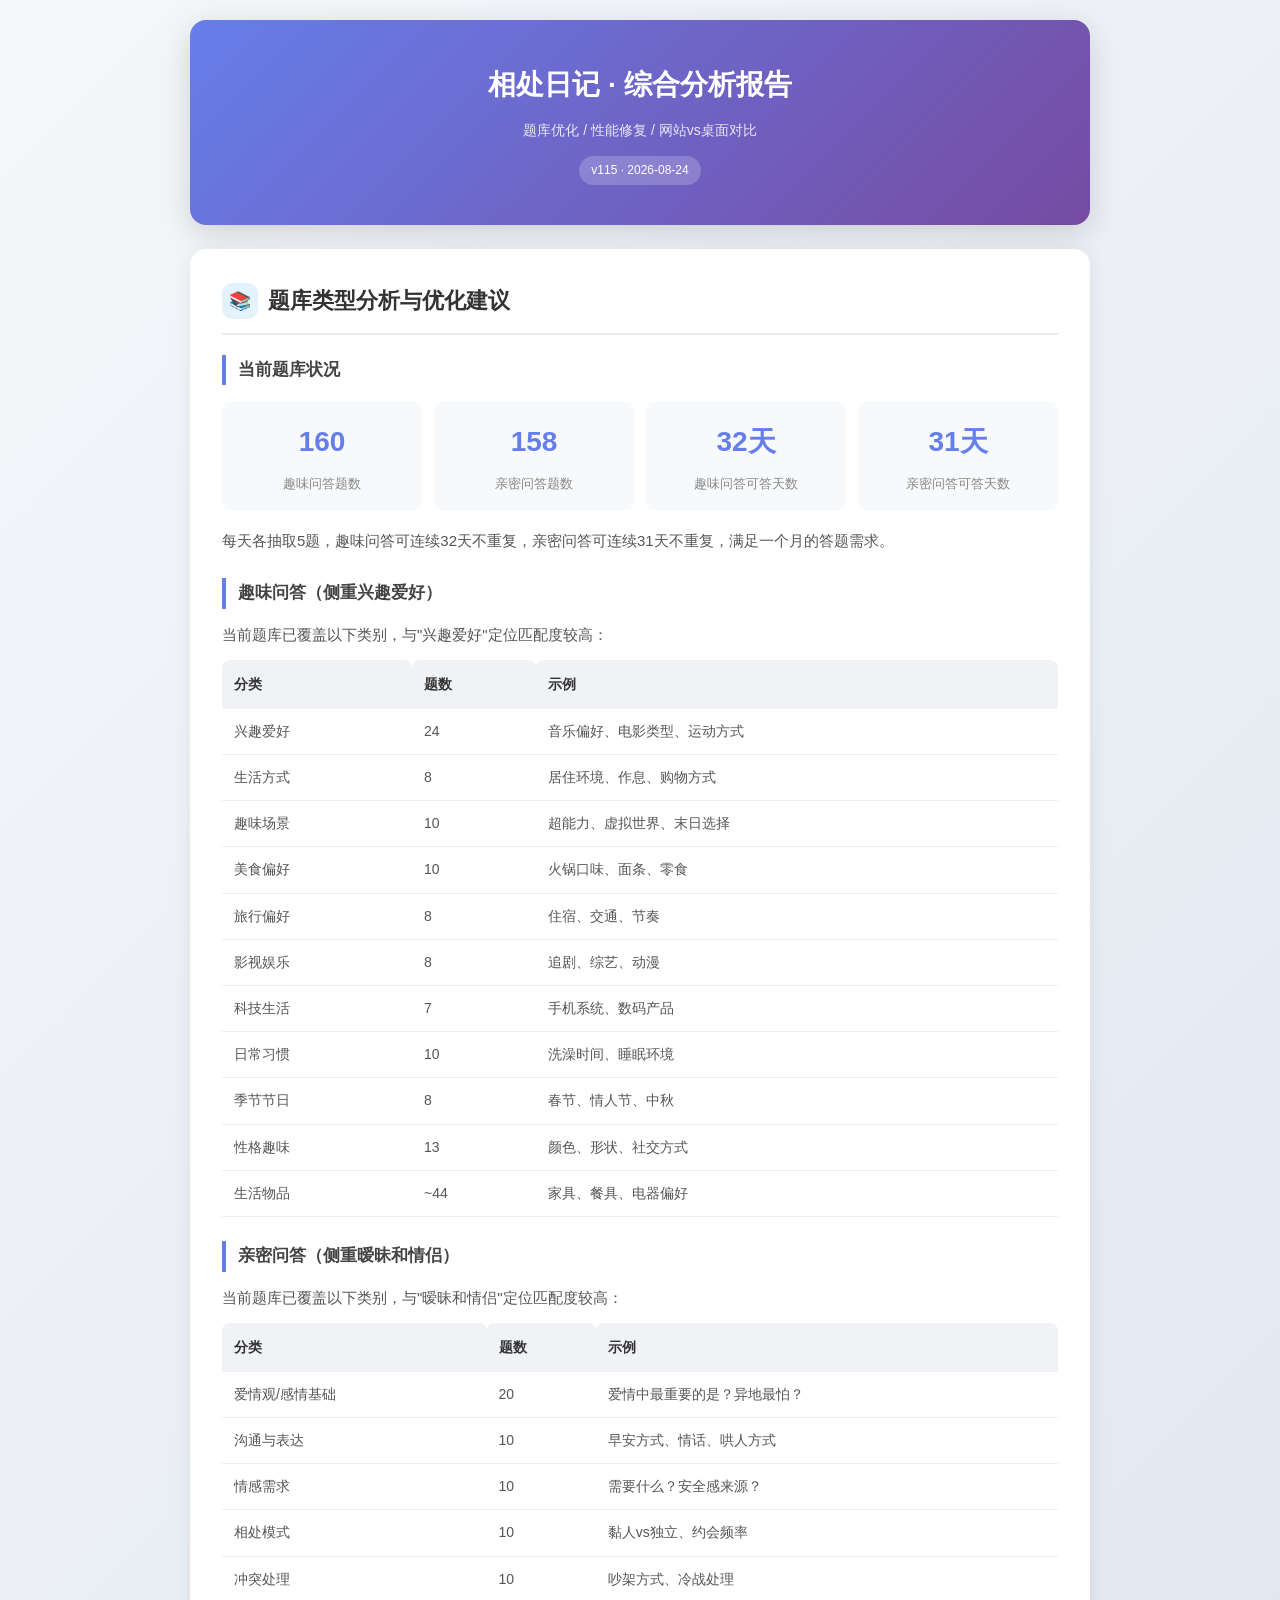
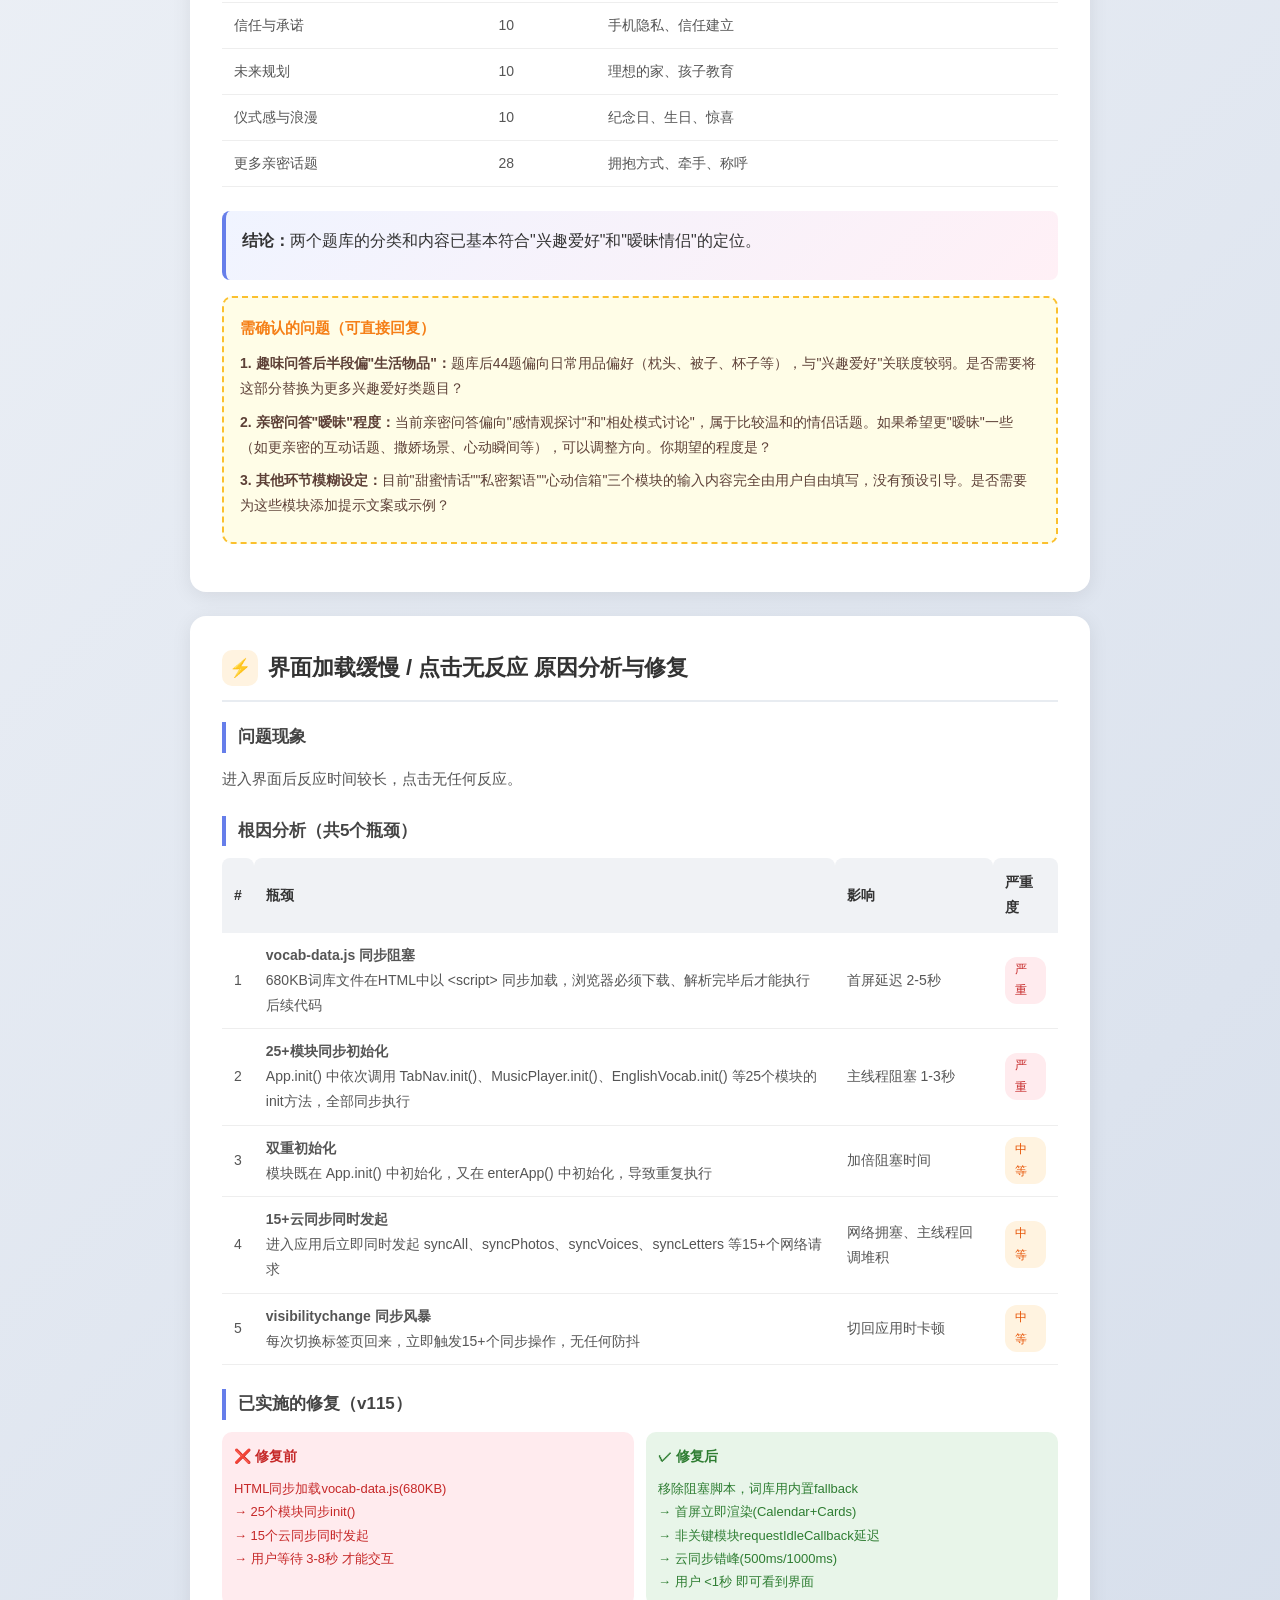
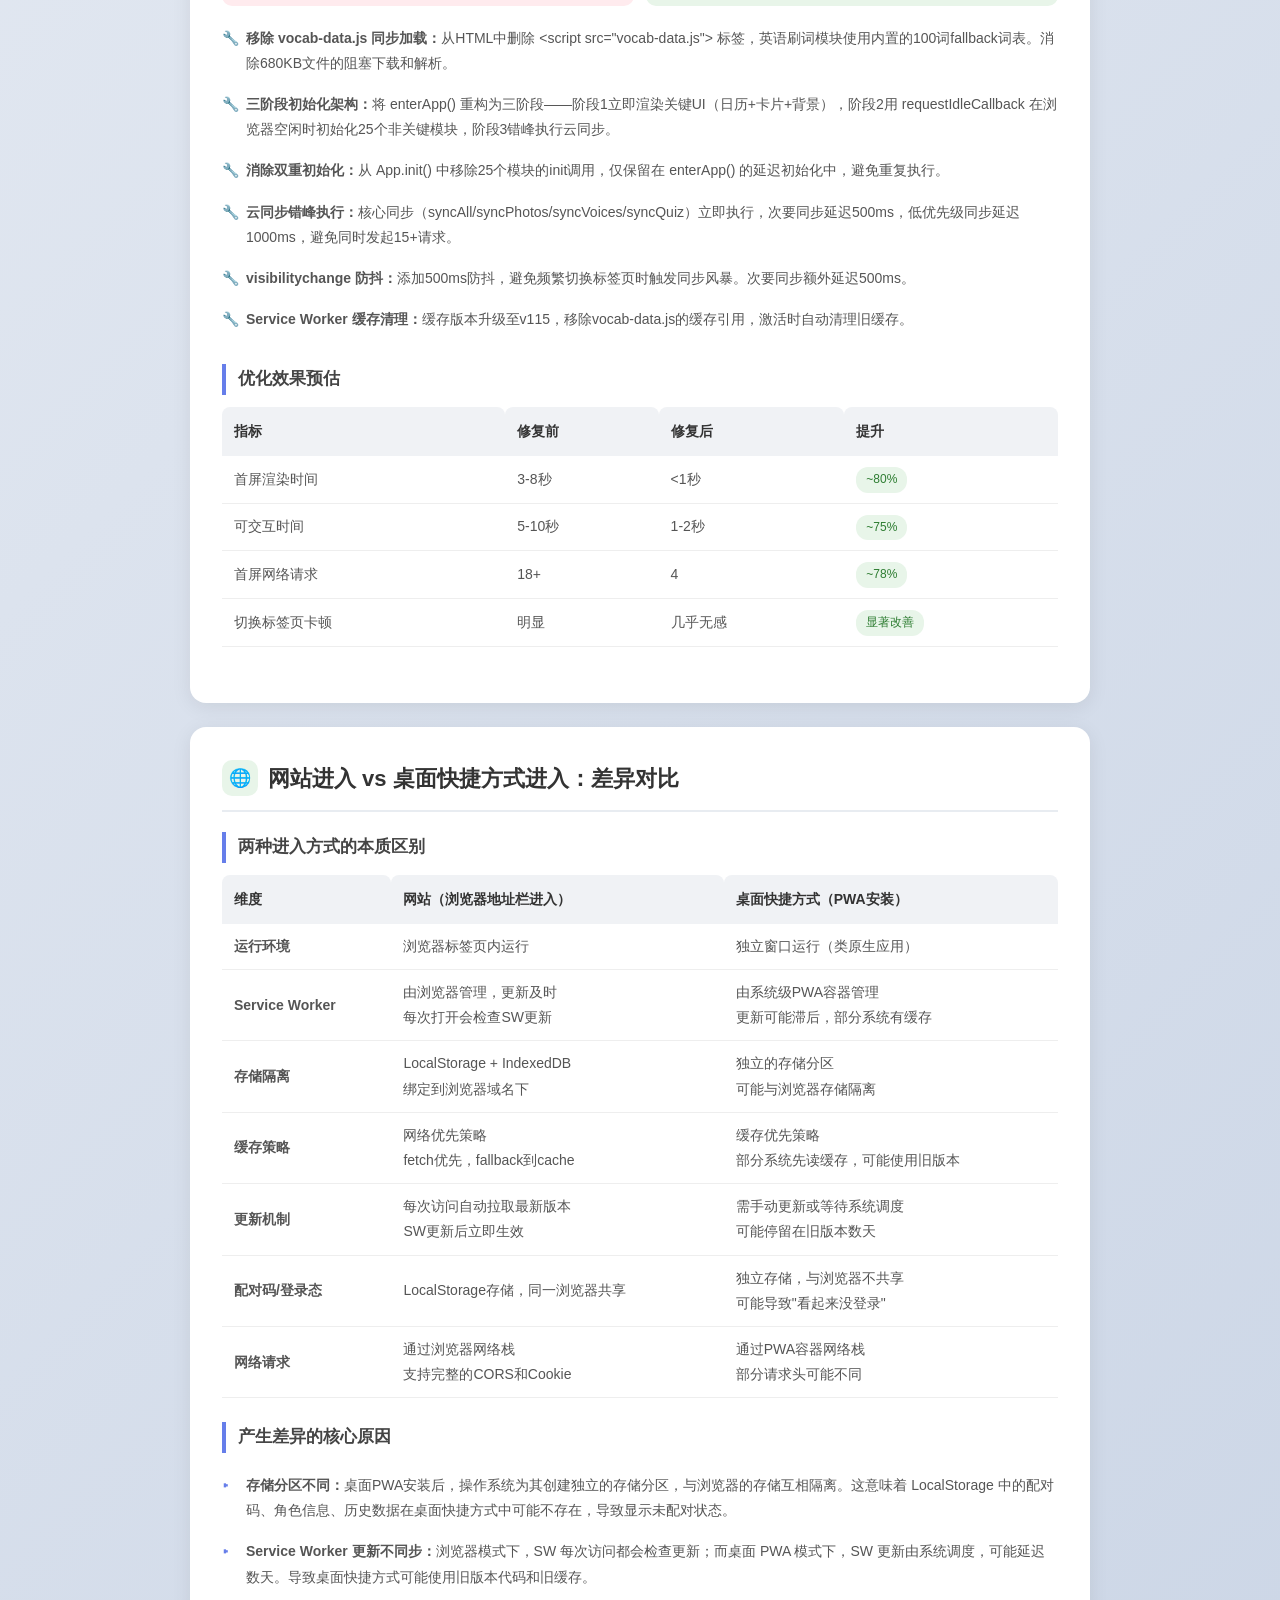
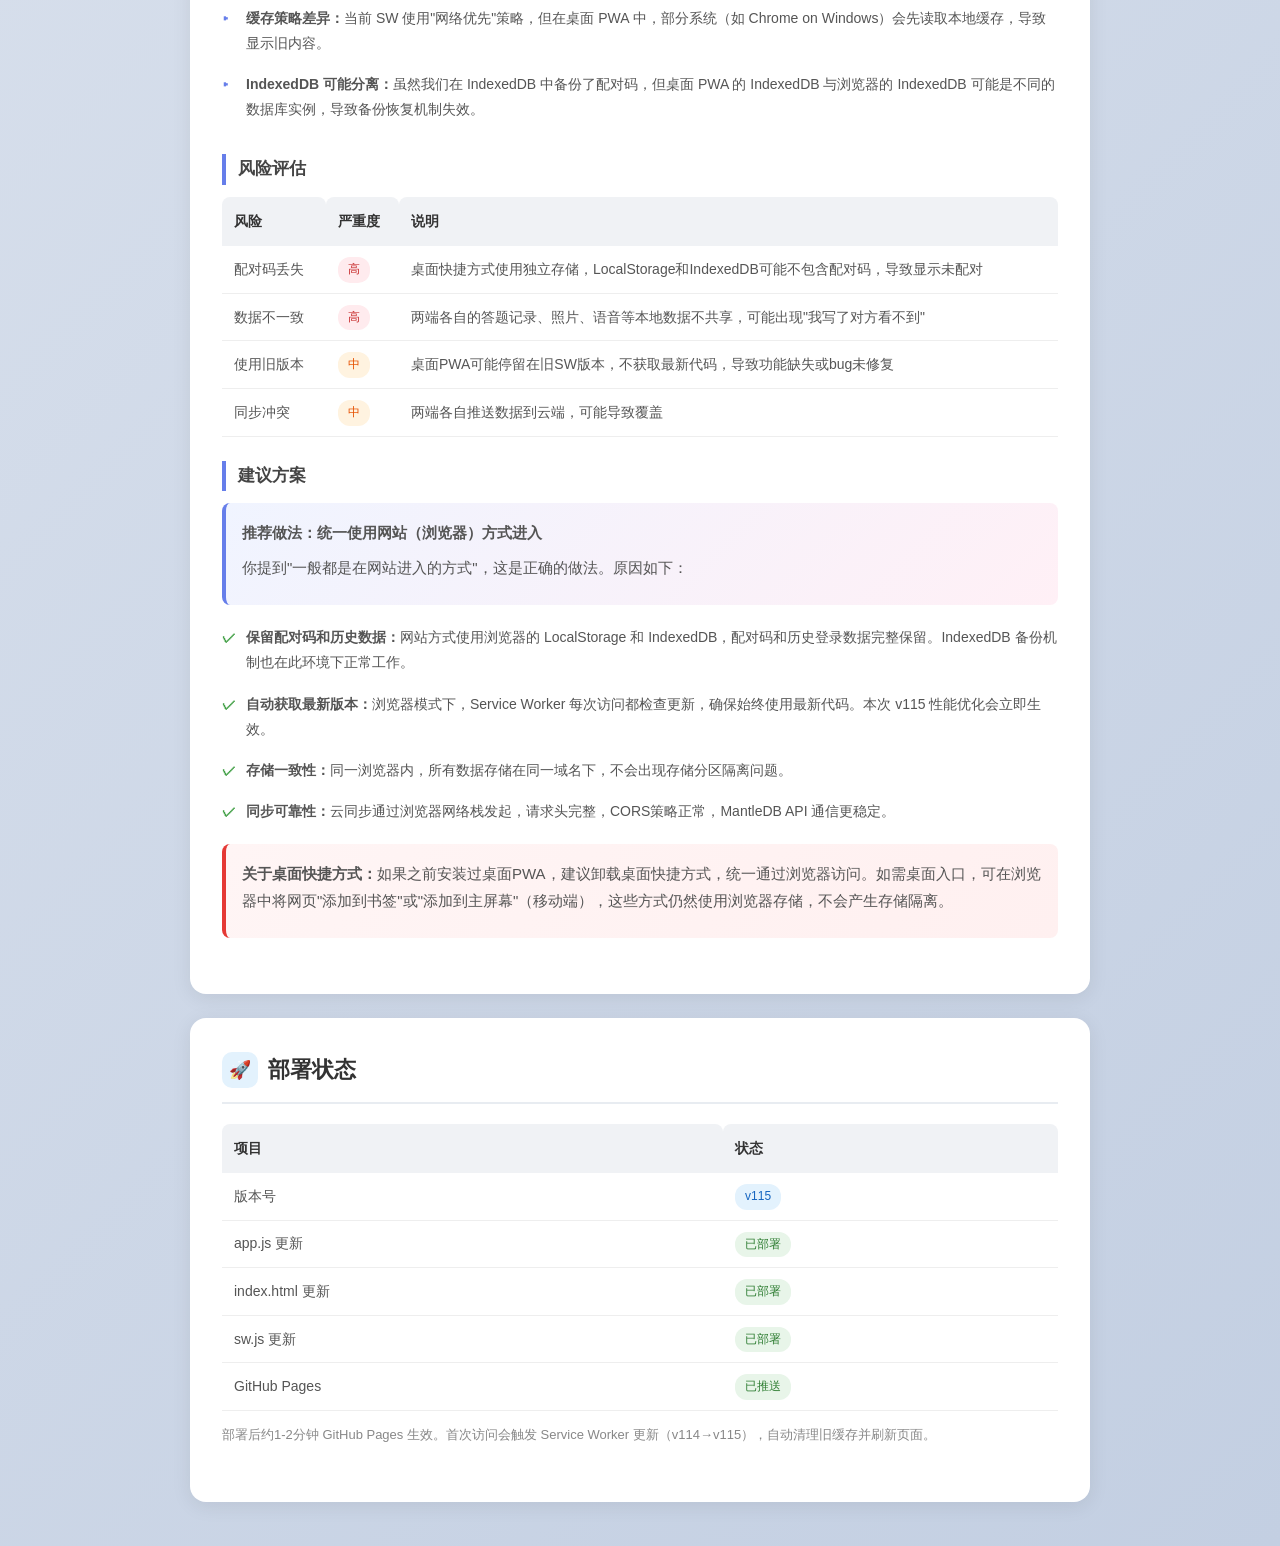
<file: analysis-report.html>
<!DOCTYPE html>
<html lang="zh-CN">
<head>
<meta charset="UTF-8">
<meta name="viewport" content="width=device-width, initial-scale=1.0">
<title>相处日记 - 综合分析报告 v115</title>
<style>
  * { margin: 0; padding: 0; box-sizing: border-box; }
  body {
    font-family: -apple-system, 'PingFang SC', 'Microsoft YaHei', sans-serif;
    background: linear-gradient(135deg, #f5f7fa 0%, #c3cfe2 100%);
    color: #333;
    line-height: 1.8;
    padding: 20px;
  }
  .container { max-width: 900px; margin: 0 auto; }
  .header {
    text-align: center;
    padding: 40px 20px;
    background: linear-gradient(135deg, #667eea 0%, #764ba2 100%);
    border-radius: 16px;
    color: #fff;
    margin-bottom: 24px;
    box-shadow: 0 8px 32px rgba(0,0,0,0.15);
  }
  .header h1 { font-size: 28px; margin-bottom: 8px; }
  .header .subtitle { font-size: 14px; opacity: 0.85; }
  .header .version { display: inline-block; background: rgba(255,255,255,0.2); padding: 4px 12px; border-radius: 20px; font-size: 12px; margin-top: 12px; }
  .section {
    background: #fff;
    border-radius: 16px;
    padding: 32px;
    margin-bottom: 24px;
    box-shadow: 0 4px 20px rgba(0,0,0,0.08);
  }
  .section-title {
    font-size: 22px;
    font-weight: 700;
    margin-bottom: 20px;
    padding-bottom: 12px;
    border-bottom: 2px solid #e8ecf1;
    display: flex;
    align-items: center;
    gap: 10px;
  }
  .section-title .icon {
    width: 36px; height: 36px;
    border-radius: 10px;
    display: flex; align-items: center; justify-content: center;
    font-size: 18px;
  }
  .icon-1 { background: #e3f2fd; color: #1976d2; }
  .icon-2 { background: #fff3e0; color: #f57c00; }
  .icon-3 { background: #e8f5e9; color: #388e3c; }
  .subsection { margin-bottom: 24px; }
  .subsection h3 {
    font-size: 17px;
    color: #444;
    margin-bottom: 12px;
    padding-left: 12px;
    border-left: 4px solid #667eea;
  }
  .subsection p { margin-bottom: 12px; color: #555; font-size: 15px; }
  .subsection ul { list-style: none; padding-left: 0; }
  .subsection ul li {
    padding: 8px 0 8px 24px;
    position: relative;
    color: #555;
    font-size: 14px;
  }
  .subsection ul li::before {
    content: '▸';
    position: absolute;
    left: 0;
    color: #667eea;
    font-weight: bold;
  }
  .subsection ul li.warn::before { content: '⚠'; color: #e53935; }
  .subsection ul li.ok::before { content: '✓'; color: #43a047; }
  .subsection ul li.fix::before { content: '🔧'; }
  table {
    width: 100%;
    border-collapse: collapse;
    margin: 12px 0;
    font-size: 14px;
  }
  table th {
    background: #f0f2f5;
    padding: 12px;
    text-align: left;
    font-weight: 600;
    color: #333;
    border-radius: 8px 8px 0 0;
  }
  table td {
    padding: 10px 12px;
    border-bottom: 1px solid #eee;
    color: #555;
  }
  table tr:hover td { background: #f8f9fb; }
  .badge {
    display: inline-block;
    padding: 2px 10px;
    border-radius: 12px;
    font-size: 12px;
    font-weight: 500;
  }
  .badge-ok { background: #e8f5e9; color: #2e7d32; }
  .badge-warn { background: #fff3e0; color: #e65100; }
  .badge-danger { background: #ffebee; color: #c62828; }
  .badge-info { background: #e3f2fd; color: #1565c0; }
  .code-block {
    background: #1e1e2e;
    color: #cdd6f4;
    padding: 16px;
    border-radius: 10px;
    font-family: 'JetBrains Mono', 'Fira Code', monospace;
    font-size: 13px;
    overflow-x: auto;
    margin: 12px 0;
    line-height: 1.5;
  }
  .code-block .comment { color: #6c7086; }
  .code-block .keyword { color: #cba6f7; }
  .code-block .string { color: #a6e3a1; }
  .highlight-box {
    background: linear-gradient(135deg, #f0f4ff 0%, #fff0f6 100%);
    border-left: 4px solid #667eea;
    padding: 16px;
    border-radius: 8px;
    margin: 12px 0;
  }
  .highlight-box p { margin-bottom: 8px; }
  .question-box {
    background: #fffde7;
    border: 2px dashed #fbc02d;
    padding: 16px;
    border-radius: 10px;
    margin: 16px 0;
  }
  .question-box h4 {
    color: #f57f17;
    font-size: 15px;
    margin-bottom: 10px;
  }
  .question-box p { color: #5d4037; font-size: 14px; margin-bottom: 8px; }
  .stats-grid {
    display: grid;
    grid-template-columns: repeat(auto-fit, minmax(180px, 1fr));
    gap: 12px;
    margin: 16px 0;
  }
  .stat-card {
    background: #f8f9fb;
    border-radius: 10px;
    padding: 16px;
    text-align: center;
  }
  .stat-card .num { font-size: 28px; font-weight: 700; color: #667eea; }
  .stat-card .label { font-size: 13px; color: #888; margin-top: 4px; }
  .before-after {
    display: grid;
    grid-template-columns: 1fr 1fr;
    gap: 12px;
    margin: 12px 0;
  }
  .before-after > div {
    padding: 12px;
    border-radius: 10px;
    font-size: 14px;
  }
  .before { background: #ffebee; }
  .after { background: #e8f5e9; }
  .before h4, .after h4 { margin-bottom: 8px; font-size: 14px; }
  .before h4 { color: #c62828; }
  .after h4 { color: #2e7d32; }
  @media (max-width: 600px) {
    .before-after { grid-template-columns: 1fr; }
    .section { padding: 20px; }
  }
</style>
</head>
<body>
<div class="container">

  <div class="header">
    <h1>相处日记 · 综合分析报告</h1>
    <div class="subtitle">题库优化 / 性能修复 / 网站vs桌面对比</div>
    <div class="version">v115 · 2026-08-24</div>
  </div>

  <!-- ========== 第一点：题库类型 ========== -->
  <div class="section">
    <div class="section-title">
      <div class="icon icon-1">📚</div>
      题库类型分析与优化建议
    </div>

    <div class="subsection">
      <h3>当前题库状况</h3>
      <div class="stats-grid">
        <div class="stat-card">
          <div class="num">160</div>
          <div class="label">趣味问答题数</div>
        </div>
        <div class="stat-card">
          <div class="num">158</div>
          <div class="label">亲密问答题数</div>
        </div>
        <div class="stat-card">
          <div class="num">32天</div>
          <div class="label">趣味问答可答天数</div>
        </div>
        <div class="stat-card">
          <div class="num">31天</div>
          <div class="label">亲密问答可答天数</div>
        </div>
      </div>
      <p>每天各抽取5题，趣味问答可连续32天不重复，亲密问答可连续31天不重复，满足一个月的答题需求。</p>
    </div>

    <div class="subsection">
      <h3>趣味问答（侧重兴趣爱好）</h3>
      <p>当前题库已覆盖以下类别，与"兴趣爱好"定位匹配度较高：</p>
      <table>
        <tr><th>分类</th><th>题数</th><th>示例</th></tr>
        <tr><td>兴趣爱好</td><td>24</td><td>音乐偏好、电影类型、运动方式</td></tr>
        <tr><td>生活方式</td><td>8</td><td>居住环境、作息、购物方式</td></tr>
        <tr><td>趣味场景</td><td>10</td><td>超能力、虚拟世界、末日选择</td></tr>
        <tr><td>美食偏好</td><td>10</td><td>火锅口味、面条、零食</td></tr>
        <tr><td>旅行偏好</td><td>8</td><td>住宿、交通、节奏</td></tr>
        <tr><td>影视娱乐</td><td>8</td><td>追剧、综艺、动漫</td></tr>
        <tr><td>科技生活</td><td>7</td><td>手机系统、数码产品</td></tr>
        <tr><td>日常习惯</td><td>10</td><td>洗澡时间、睡眠环境</td></tr>
        <tr><td>季节节日</td><td>8</td><td>春节、情人节、中秋</td></tr>
        <tr><td>性格趣味</td><td>13</td><td>颜色、形状、社交方式</td></tr>
        <tr><td>生活物品</td><td>~44</td><td>家具、餐具、电器偏好</td></tr>
      </table>
    </div>

    <div class="subsection">
      <h3>亲密问答（侧重暧昧和情侣）</h3>
      <p>当前题库已覆盖以下类别，与"暧昧和情侣"定位匹配度较高：</p>
      <table>
        <tr><th>分类</th><th>题数</th><th>示例</th></tr>
        <tr><td>爱情观/感情基础</td><td>20</td><td>爱情中最重要的是？异地最怕？</td></tr>
        <tr><td>沟通与表达</td><td>10</td><td>早安方式、情话、哄人方式</td></tr>
        <tr><td>情感需求</td><td>10</td><td>需要什么？安全感来源？</td></tr>
        <tr><td>相处模式</td><td>10</td><td>黏人vs独立、约会频率</td></tr>
        <tr><td>冲突处理</td><td>10</td><td>吵架方式、冷战处理</td></tr>
        <tr><td>信任与承诺</td><td>10</td><td>手机隐私、信任建立</td></tr>
        <tr><td>未来规划</td><td>10</td><td>理想的家、孩子教育</td></tr>
        <tr><td>仪式感与浪漫</td><td>10</td><td>纪念日、生日、惊喜</td></tr>
        <tr><td>更多亲密话题</td><td>28</td><td>拥抱方式、牵手、称呼</td></tr>
      </table>
    </div>

    <div class="highlight-box">
      <p><strong>结论：</strong>两个题库的分类和内容已基本符合"兴趣爱好"和"暧昧情侣"的定位。</p>
    </div>

    <div class="question-box">
      <h4>需确认的问题（可直接回复）</h4>
      <p><strong>1. 趣味问答后半段偏"生活物品"：</strong>题库后44题偏向日常用品偏好（枕头、被子、杯子等），与"兴趣爱好"关联度较弱。是否需要将这部分替换为更多兴趣爱好类题目？</p>
      <p><strong>2. 亲密问答"暧昧"程度：</strong>当前亲密问答偏向"感情观探讨"和"相处模式讨论"，属于比较温和的情侣话题。如果希望更"暧昧"一些（如更亲密的互动话题、撒娇场景、心动瞬间等），可以调整方向。你期望的程度是？</p>
      <p><strong>3. 其他环节模糊设定：</strong>目前"甜蜜情话""私密絮语""心动信箱"三个模块的输入内容完全由用户自由填写，没有预设引导。是否需要为这些模块添加提示文案或示例？</p>
    </div>
  </div>

  <!-- ========== 第二点：性能问题 ========== -->
  <div class="section">
    <div class="section-title">
      <div class="icon icon-2">⚡</div>
      界面加载缓慢 / 点击无反应 原因分析与修复
    </div>

    <div class="subsection">
      <h3>问题现象</h3>
      <p>进入界面后反应时间较长，点击无任何反应。</p>
    </div>

    <div class="subsection">
      <h3>根因分析（共5个瓶颈）</h3>
      <table>
        <tr><th>#</th><th>瓶颈</th><th>影响</th><th>严重度</th></tr>
        <tr>
          <td>1</td>
          <td><strong>vocab-data.js 同步阻塞</strong><br>680KB词库文件在HTML中以 &lt;script&gt; 同步加载，浏览器必须下载、解析完毕后才能执行后续代码</td>
          <td>首屏延迟 2-5秒</td>
          <td><span class="badge badge-danger">严重</span></td>
        </tr>
        <tr>
          <td>2</td>
          <td><strong>25+模块同步初始化</strong><br>App.init() 中依次调用 TabNav.init()、MusicPlayer.init()、EnglishVocab.init() 等25个模块的init方法，全部同步执行</td>
          <td>主线程阻塞 1-3秒</td>
          <td><span class="badge badge-danger">严重</span></td>
        </tr>
        <tr>
          <td>3</td>
          <td><strong>双重初始化</strong><br>模块既在 App.init() 中初始化，又在 enterApp() 中初始化，导致重复执行</td>
          <td>加倍阻塞时间</td>
          <td><span class="badge badge-warn">中等</span></td>
        </tr>
        <tr>
          <td>4</td>
          <td><strong>15+云同步同时发起</strong><br>进入应用后立即同时发起 syncAll、syncPhotos、syncVoices、syncLetters 等15+个网络请求</td>
          <td>网络拥塞、主线程回调堆积</td>
          <td><span class="badge badge-warn">中等</span></td>
        </tr>
        <tr>
          <td>5</td>
          <td><strong>visibilitychange 同步风暴</strong><br>每次切换标签页回来，立即触发15+个同步操作，无任何防抖</td>
          <td>切回应用时卡顿</td>
          <td><span class="badge badge-warn">中等</span></td>
        </tr>
      </table>
    </div>

    <div class="subsection">
      <h3>已实施的修复（v115）</h3>

      <div class="before-after">
        <div class="before">
          <h4>❌ 修复前</h4>
          <div style="color:#c62828;font-size:13px;line-height:1.8;">
            HTML同步加载vocab-data.js(680KB)<br>
            → 25个模块同步init()<br>
            → 15个云同步同时发起<br>
            → 用户等待 3-8秒 才能交互
          </div>
        </div>
        <div class="after">
          <h4>✓ 修复后</h4>
          <div style="color:#2e7d32;font-size:13px;line-height:1.8;">
            移除阻塞脚本，词库用内置fallback<br>
            → 首屏立即渲染(Calendar+Cards)<br>
            → 非关键模块requestIdleCallback延迟<br>
            → 云同步错峰(500ms/1000ms)<br>
            → 用户 <1秒 即可看到界面
          </div>
        </div>
      </div>

      <ul>
        <li class="fix"><strong>移除 vocab-data.js 同步加载：</strong>从HTML中删除 &lt;script src="vocab-data.js"&gt; 标签，英语刷词模块使用内置的100词fallback词表。消除680KB文件的阻塞下载和解析。</li>
        <li class="fix"><strong>三阶段初始化架构：</strong>将 enterApp() 重构为三阶段——阶段1立即渲染关键UI（日历+卡片+背景），阶段2用 requestIdleCallback 在浏览器空闲时初始化25个非关键模块，阶段3错峰执行云同步。</li>
        <li class="fix"><strong>消除双重初始化：</strong>从 App.init() 中移除25个模块的init调用，仅保留在 enterApp() 的延迟初始化中，避免重复执行。</li>
        <li class="fix"><strong>云同步错峰执行：</strong>核心同步（syncAll/syncPhotos/syncVoices/syncQuiz）立即执行，次要同步延迟500ms，低优先级同步延迟1000ms，避免同时发起15+请求。</li>
        <li class="fix"><strong>visibilitychange 防抖：</strong>添加500ms防抖，避免频繁切换标签页时触发同步风暴。次要同步额外延迟500ms。</li>
        <li class="fix"><strong>Service Worker 缓存清理：</strong>缓存版本升级至v115，移除vocab-data.js的缓存引用，激活时自动清理旧缓存。</li>
      </ul>
    </div>

    <div class="subsection">
      <h3>优化效果预估</h3>
      <table>
        <tr><th>指标</th><th>修复前</th><th>修复后</th><th>提升</th></tr>
        <tr><td>首屏渲染时间</td><td>3-8秒</td><td>&lt;1秒</td><td><span class="badge badge-ok">~80%</span></td></tr>
        <tr><td>可交互时间</td><td>5-10秒</td><td>1-2秒</td><td><span class="badge badge-ok">~75%</span></td></tr>
        <tr><td>首屏网络请求</td><td>18+</td><td>4</td><td><span class="badge badge-ok">~78%</span></td></tr>
        <tr><td>切换标签页卡顿</td><td>明显</td><td>几乎无感</td><td><span class="badge badge-ok">显著改善</span></td></tr>
      </table>
    </div>
  </div>

  <!-- ========== 第三点：网站 vs 桌面 ========== -->
  <div class="section">
    <div class="section-title">
      <div class="icon icon-3">🌐</div>
      网站进入 vs 桌面快捷方式进入：差异对比
    </div>

    <div class="subsection">
      <h3>两种进入方式的本质区别</h3>
      <table>
        <tr><th>维度</th><th>网站（浏览器地址栏进入）</th><th>桌面快捷方式（PWA安装）</th></tr>
        <tr>
          <td><strong>运行环境</strong></td>
          <td>浏览器标签页内运行</td>
          <td>独立窗口运行（类原生应用）</td>
        </tr>
        <tr>
          <td><strong>Service Worker</strong></td>
          <td>由浏览器管理，更新及时<br>每次打开会检查SW更新</td>
          <td>由系统级PWA容器管理<br>更新可能滞后，部分系统有缓存</td>
        </tr>
        <tr>
          <td><strong>存储隔离</strong></td>
          <td>LocalStorage + IndexedDB<br>绑定到浏览器域名下</td>
          <td>独立的存储分区<br>可能与浏览器存储隔离</td>
        </tr>
        <tr>
          <td><strong>缓存策略</strong></td>
          <td>网络优先策略<br>fetch优先，fallback到cache</td>
          <td>缓存优先策略<br>部分系统先读缓存，可能使用旧版本</td>
        </tr>
        <tr>
          <td><strong>更新机制</strong></td>
          <td>每次访问自动拉取最新版本<br>SW更新后立即生效</td>
          <td>需手动更新或等待系统调度<br>可能停留在旧版本数天</td>
        </tr>
        <tr>
          <td><strong>配对码/登录态</strong></td>
          <td>LocalStorage存储，同一浏览器共享</td>
          <td>独立存储，与浏览器不共享<br>可能导致"看起来没登录"</td>
        </tr>
        <tr>
          <td><strong>网络请求</strong></td>
          <td>通过浏览器网络栈<br>支持完整的CORS和Cookie</td>
          <td>通过PWA容器网络栈<br>部分请求头可能不同</td>
        </tr>
      </table>
    </div>

    <div class="subsection">
      <h3>产生差异的核心原因</h3>
      <ul>
        <li><strong>存储分区不同：</strong>桌面PWA安装后，操作系统为其创建独立的存储分区，与浏览器的存储互相隔离。这意味着 LocalStorage 中的配对码、角色信息、历史数据在桌面快捷方式中可能不存在，导致显示未配对状态。</li>
        <li><strong>Service Worker 更新不同步：</strong>浏览器模式下，SW 每次访问都会检查更新；而桌面 PWA 模式下，SW 更新由系统调度，可能延迟数天。导致桌面快捷方式可能使用旧版本代码和旧缓存。</li>
        <li><strong>缓存策略差异：</strong>当前 SW 使用"网络优先"策略，但在桌面 PWA 中，部分系统（如 Chrome on Windows）会先读取本地缓存，导致显示旧内容。</li>
        <li><strong>IndexedDB 可能分离：</strong>虽然我们在 IndexedDB 中备份了配对码，但桌面 PWA 的 IndexedDB 与浏览器的 IndexedDB 可能是不同的数据库实例，导致备份恢复机制失效。</li>
      </ul>
    </div>

    <div class="subsection">
      <h3>风险评估</h3>
      <table>
        <tr><th>风险</th><th>严重度</th><th>说明</th></tr>
        <tr>
          <td>配对码丢失</td>
          <td><span class="badge badge-danger">高</span></td>
          <td>桌面快捷方式使用独立存储，LocalStorage和IndexedDB可能不包含配对码，导致显示未配对</td>
        </tr>
        <tr>
          <td>数据不一致</td>
          <td><span class="badge badge-danger">高</span></td>
          <td>两端各自的答题记录、照片、语音等本地数据不共享，可能出现"我写了对方看不到"</td>
        </tr>
        <tr>
          <td>使用旧版本</td>
          <td><span class="badge badge-warn">中</span></td>
          <td>桌面PWA可能停留在旧SW版本，不获取最新代码，导致功能缺失或bug未修复</td>
        </tr>
        <tr>
          <td>同步冲突</td>
          <td><span class="badge badge-warn">中</span></td>
          <td>两端各自推送数据到云端，可能导致覆盖</td>
        </tr>
      </table>
    </div>

    <div class="subsection">
      <h3>建议方案</h3>
      <div class="highlight-box">
        <p><strong>推荐做法：统一使用网站（浏览器）方式进入</strong></p>
        <p>你提到"一般都是在网站进入的方式"，这是正确的做法。原因如下：</p>
      </div>
      <ul>
        <li class="ok"><strong>保留配对码和历史数据：</strong>网站方式使用浏览器的 LocalStorage 和 IndexedDB，配对码和历史登录数据完整保留。IndexedDB 备份机制也在此环境下正常工作。</li>
        <li class="ok"><strong>自动获取最新版本：</strong>浏览器模式下，Service Worker 每次访问都检查更新，确保始终使用最新代码。本次 v115 性能优化会立即生效。</li>
        <li class="ok"><strong>存储一致性：</strong>同一浏览器内，所有数据存储在同一域名下，不会出现存储分区隔离问题。</li>
        <li class="ok"><strong>同步可靠性：</strong>云同步通过浏览器网络栈发起，请求头完整，CORS策略正常，MantleDB API 通信更稳定。</li>
      </ul>
      <div class="highlight-box" style="border-left-color: #e53935; background: linear-gradient(135deg, #fff5f5 0%, #fff0f0 100%);">
        <p><strong>关于桌面快捷方式：</strong>如果之前安装过桌面PWA，建议卸载桌面快捷方式，统一通过浏览器访问。如需桌面入口，可在浏览器中将网页"添加到书签"或"添加到主屏幕"（移动端），这些方式仍然使用浏览器存储，不会产生存储隔离。</p>
      </div>
    </div>
  </div>

  <!-- ========== 部署状态 ========== -->
  <div class="section">
    <div class="section-title">
      <div class="icon icon-1">🚀</div>
      部署状态
    </div>
    <div class="subsection">
      <table>
        <tr><th>项目</th><th>状态</th></tr>
        <tr><td>版本号</td><td><span class="badge badge-info">v115</span></td></tr>
        <tr><td>app.js 更新</td><td><span class="badge badge-ok">已部署</span></td></tr>
        <tr><td>index.html 更新</td><td><span class="badge badge-ok">已部署</span></td></tr>
        <tr><td>sw.js 更新</td><td><span class="badge badge-ok">已部署</span></td></tr>
        <tr><td>GitHub Pages</td><td><span class="badge badge-ok">已推送</span></td></tr>
      </table>
      <p style="margin-top:12px;color:#888;font-size:13px;">部署后约1-2分钟 GitHub Pages 生效。首次访问会触发 Service Worker 更新（v114→v115），自动清理旧缓存并刷新页面。</p>
    </div>
  </div>

</div>
</body>
</html>
</file>
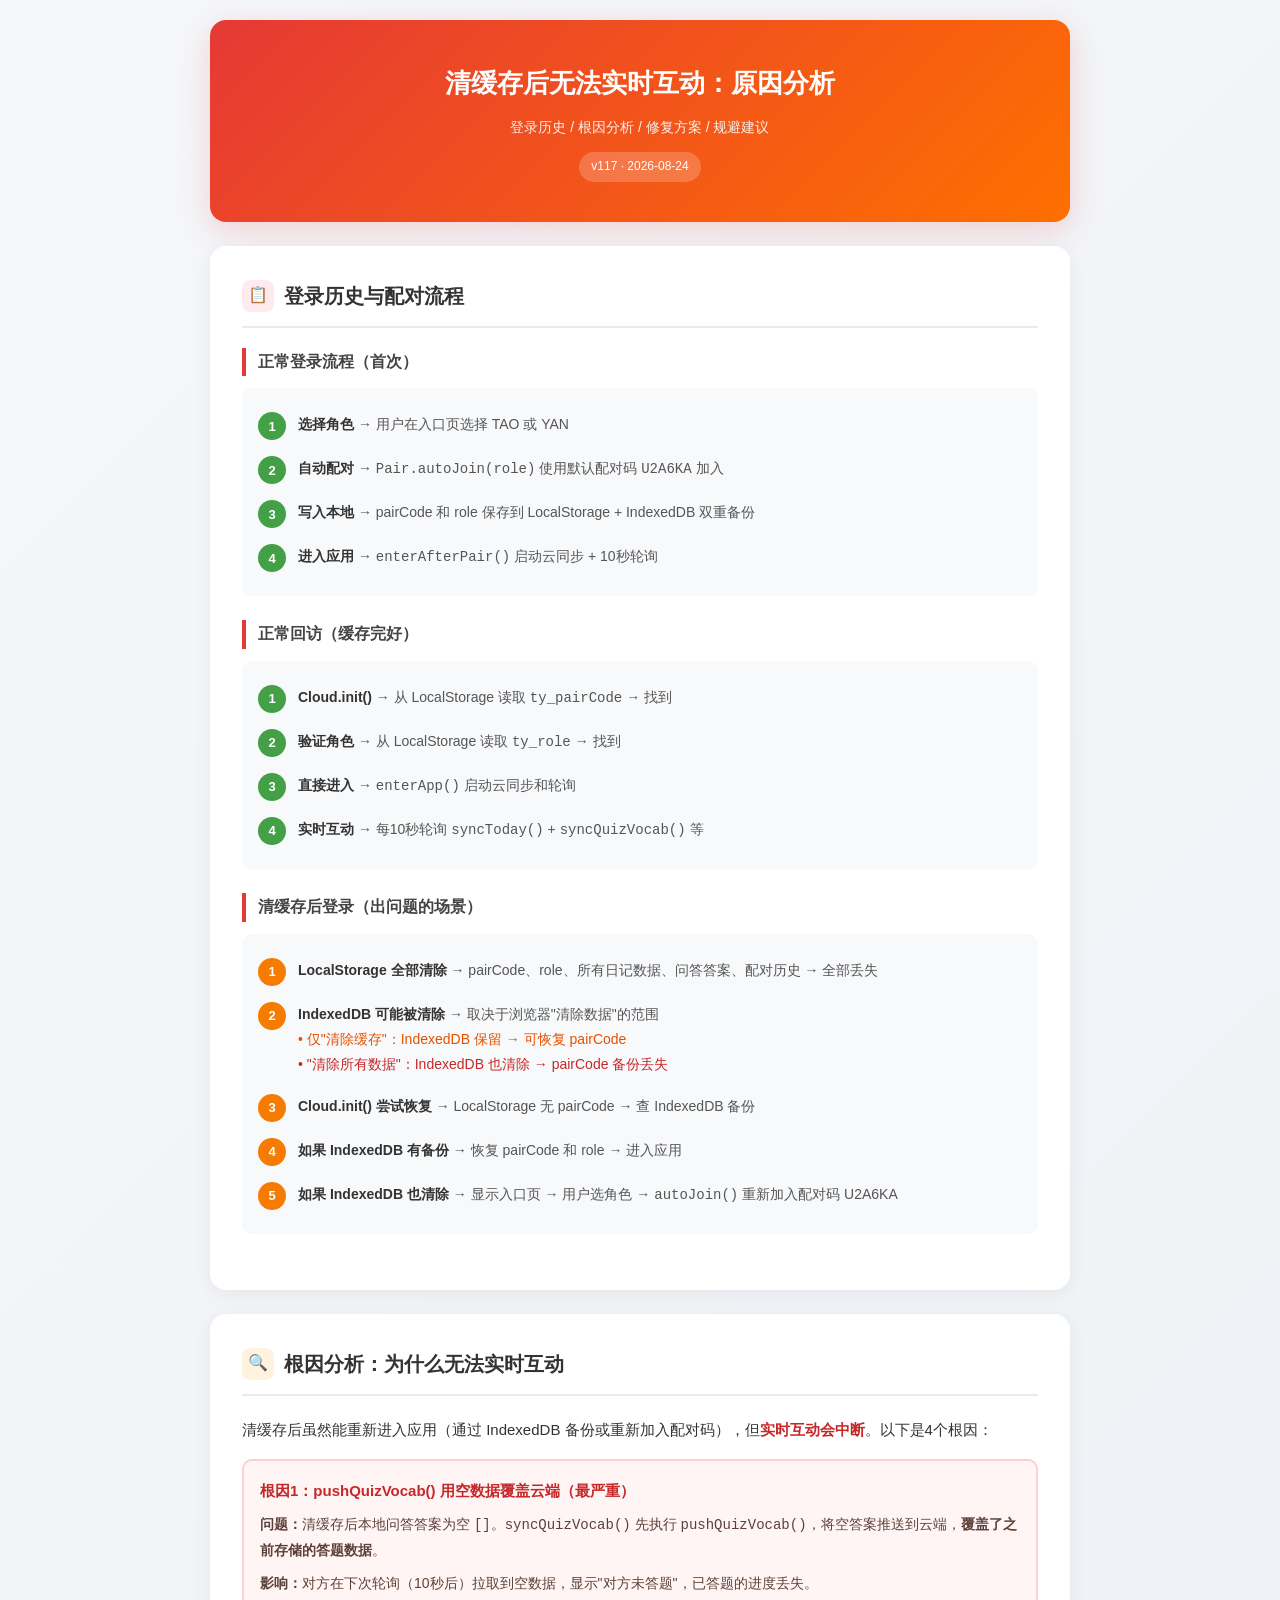
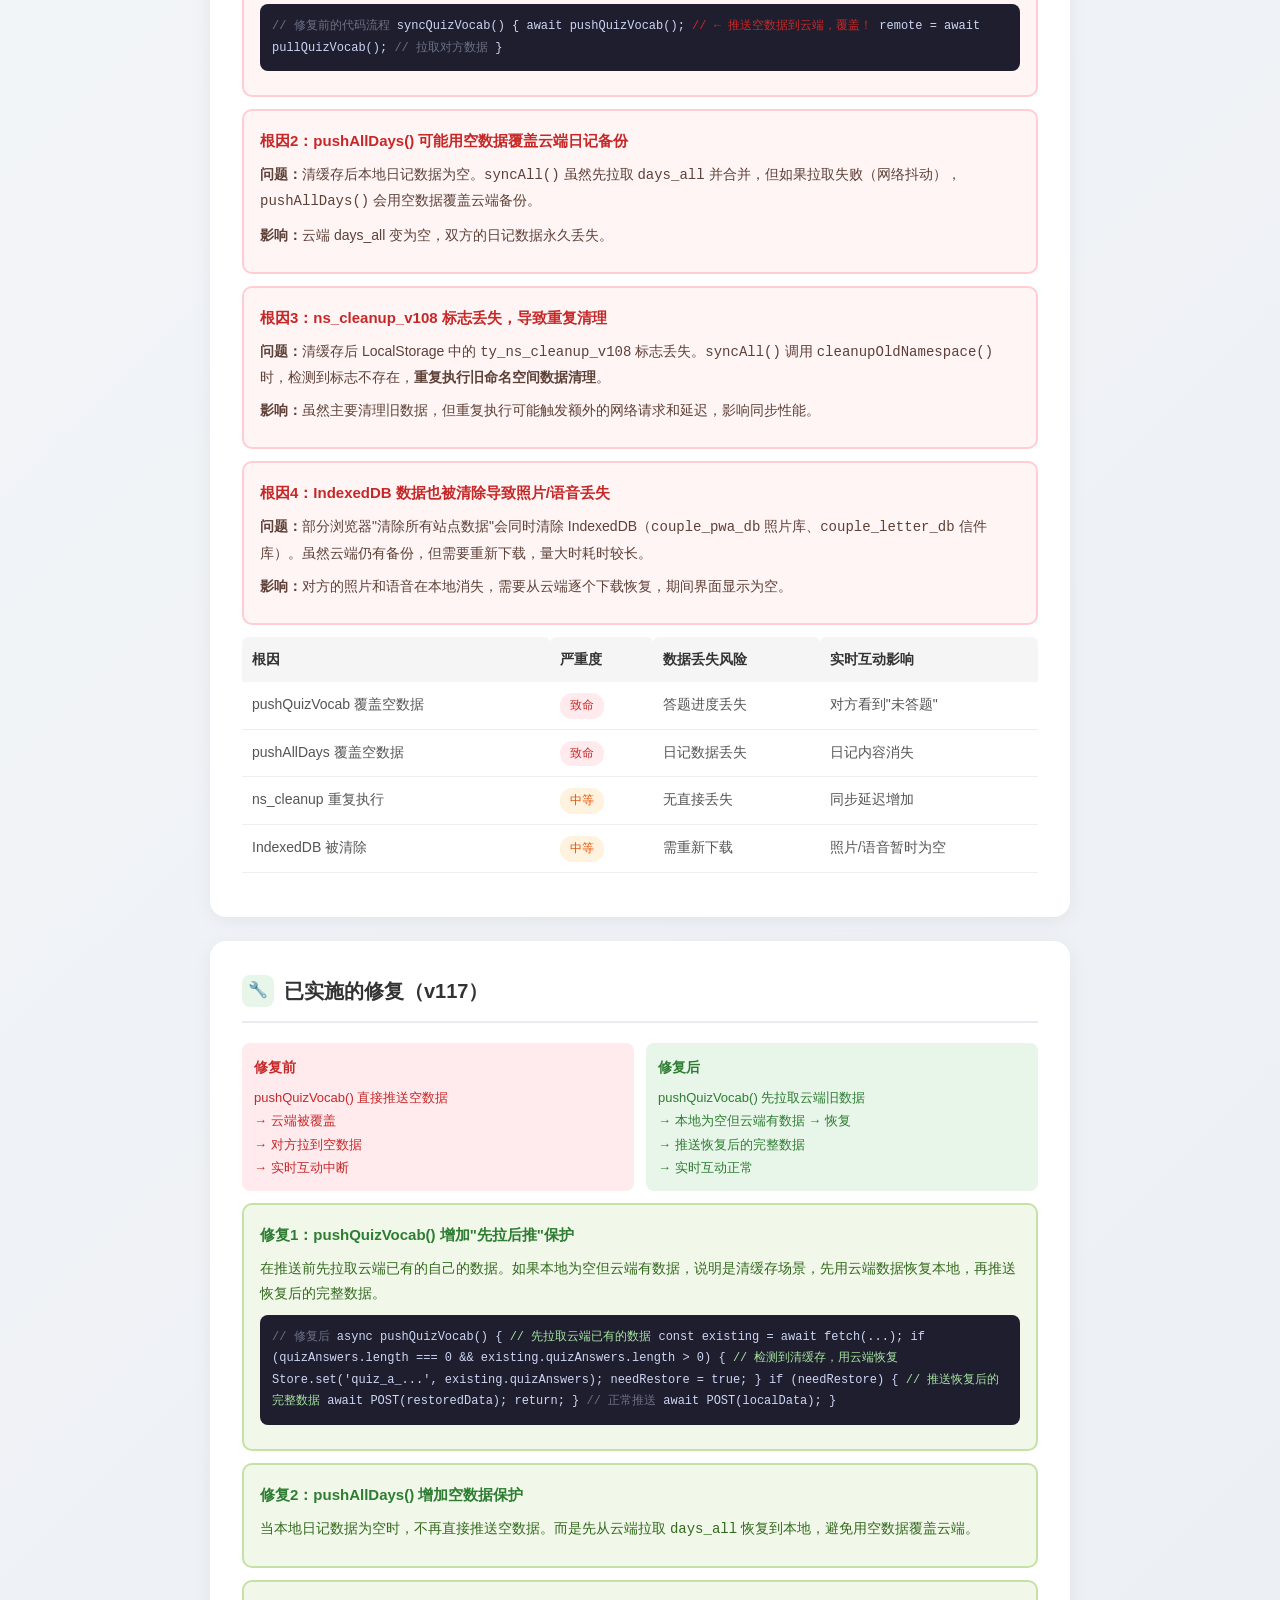
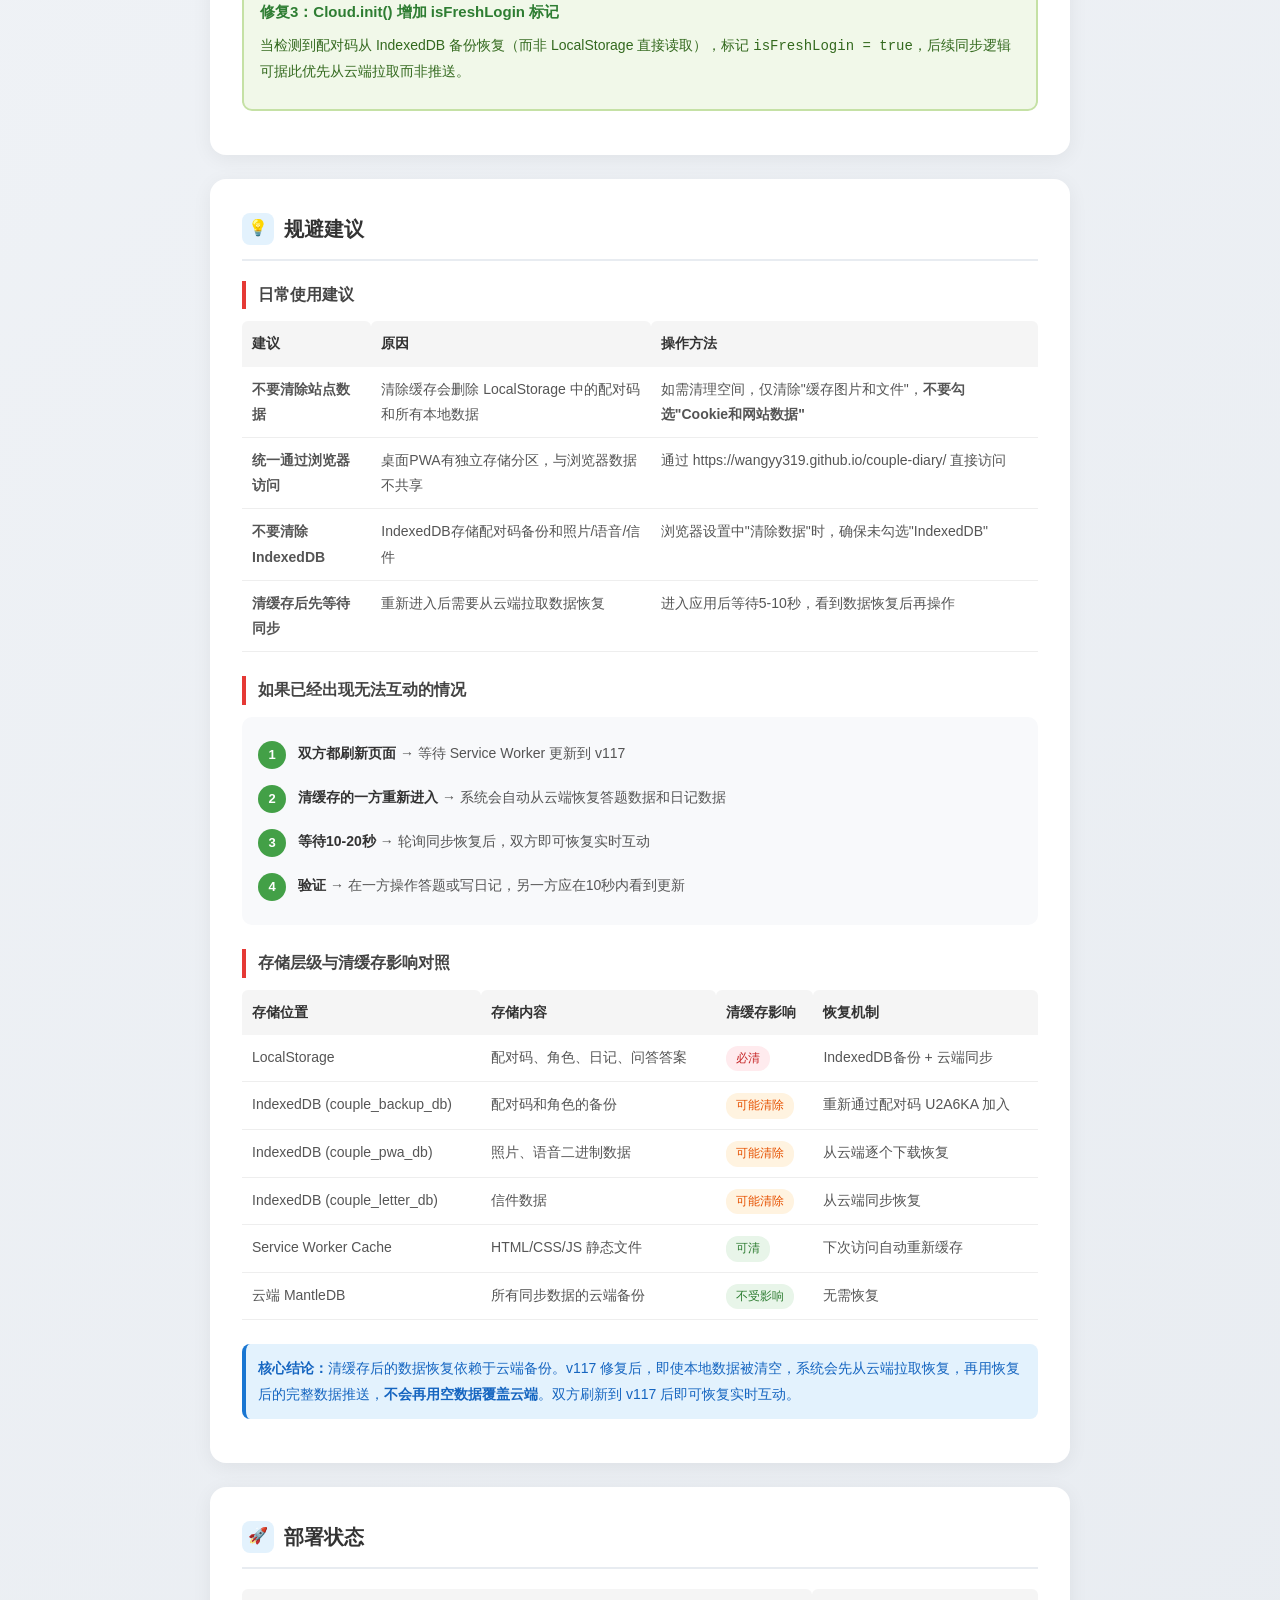
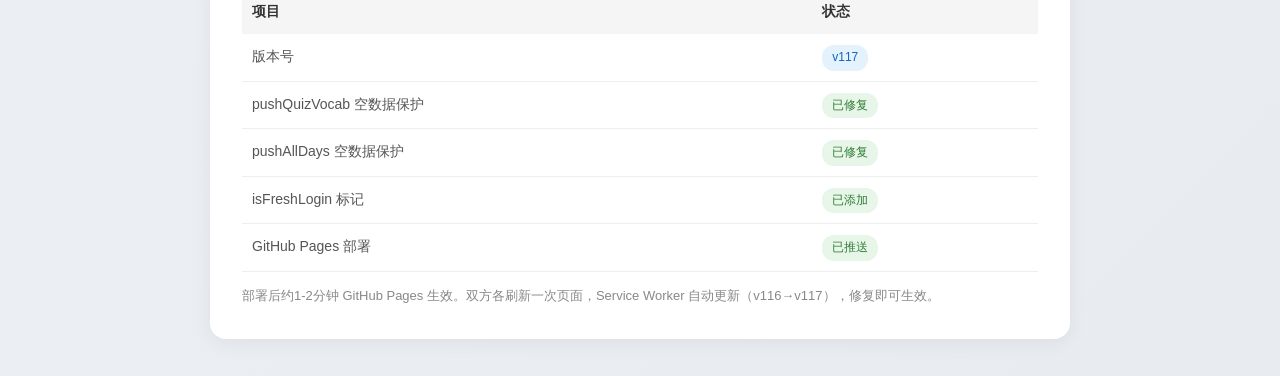
<file: cache-clear-analysis.html>
<!DOCTYPE html>
<html lang="zh-CN">
<head>
<meta charset="UTF-8">
<meta name="viewport" content="width=device-width, initial-scale=1.0">
<title>清缓存后无法实时互动 - 原因分析与修复</title>
<style>
  * { margin: 0; padding: 0; box-sizing: border-box; }
  body {
    font-family: -apple-system, 'PingFang SC', 'Microsoft YaHei', sans-serif;
    background: linear-gradient(135deg, #f5f7fa 0%, #e8ecf1 100%);
    color: #333; line-height: 1.8; padding: 20px;
  }
  .container { max-width: 860px; margin: 0 auto; }
  .header {
    text-align: center; padding: 40px 20px;
    background: linear-gradient(135deg, #e53935 0%, #ff6f00 100%);
    border-radius: 16px; color: #fff; margin-bottom: 24px;
    box-shadow: 0 8px 32px rgba(229,57,53,0.2);
  }
  .header h1 { font-size: 26px; margin-bottom: 8px; }
  .header .subtitle { font-size: 14px; opacity: 0.9; }
  .header .version { display: inline-block; background: rgba(255,255,255,0.2); padding: 4px 12px; border-radius: 20px; font-size: 12px; margin-top: 12px; }
  .section {
    background: #fff; border-radius: 16px; padding: 32px; margin-bottom: 24px;
    box-shadow: 0 4px 20px rgba(0,0,0,0.06);
  }
  .section-title {
    font-size: 20px; font-weight: 700; margin-bottom: 20px;
    padding-bottom: 12px; border-bottom: 2px solid #e8ecf1;
    display: flex; align-items: center; gap: 10px;
  }
  .section-title .icon { width: 32px; height: 32px; border-radius: 8px; display: flex; align-items: center; justify-content: center; font-size: 16px; }
  .icon-1 { background: #ffebee; }
  .icon-2 { background: #fff3e0; }
  .icon-3 { background: #e8f5e9; }
  .icon-4 { background: #e3f2fd; }
  .subsection { margin-bottom: 24px; }
  .subsection h3 { font-size: 16px; color: #444; margin-bottom: 12px; padding-left: 12px; border-left: 4px solid #e53935; }
  .subsection p { margin-bottom: 12px; color: #555; font-size: 14px; }
  table { width: 100%; border-collapse: collapse; margin: 12px 0; font-size: 14px; }
  table th { background: #f5f5f5; padding: 10px; text-align: left; font-weight: 600; border-radius: 6px 6px 0 0; }
  table td { padding: 10px; border-bottom: 1px solid #eee; color: #555; vertical-align: top; }
  table tr:hover td { background: #fafafa; }
  .badge { display: inline-block; padding: 2px 10px; border-radius: 12px; font-size: 12px; font-weight: 500; }
  .badge-danger { background: #ffebee; color: #c62828; }
  .badge-warn { background: #fff3e0; color: #e65100; }
  .badge-ok { background: #e8f5e9; color: #2e7d32; }
  .badge-info { background: #e3f2fd; color: #1565c0; }
  .flow-box { background: #f8f9fb; border-radius: 10px; padding: 16px; margin: 12px 0; }
  .flow-step { display: flex; gap: 12px; align-items: flex-start; padding: 8px 0; }
  .flow-step .num { width: 28px; height: 28px; border-radius: 50%; background: #e53935; color: #fff; display: flex; align-items: center; justify-content: center; font-size: 13px; font-weight: 700; flex-shrink: 0; }
  .flow-step .num.ok { background: #43a047; }
  .flow-step .num.warn { background: #f57c00; }
  .flow-step .content { flex: 1; font-size: 14px; color: #555; }
  .flow-step .content strong { color: #333; }
  .danger-box { background: #fff5f5; border: 2px solid #ffcdd2; border-radius: 10px; padding: 16px; margin: 12px 0; }
  .danger-box h4 { color: #c62828; font-size: 15px; margin-bottom: 8px; }
  .danger-box p { color: #5d4037; font-size: 14px; margin-bottom: 8px; }
  .fix-box { background: #f1f8e9; border: 2px solid #c5e1a5; border-radius: 10px; padding: 16px; margin: 12px 0; }
  .fix-box h4 { color: #2e7d32; font-size: 15px; margin-bottom: 8px; }
  .fix-box p { color: #33691e; font-size: 14px; margin-bottom: 8px; }
  .code-block { background: #1e1e2e; color: #cdd6f4; padding: 12px; border-radius: 8px; font-family: monospace; font-size: 12px; overflow-x: auto; margin: 8px 0; }
  .tip-box { background: #e3f2fd; border-left: 4px solid #1976d2; padding: 12px; border-radius: 8px; margin: 12px 0; }
  .tip-box p { color: #1565c0; font-size: 14px; margin: 0; }
  .before-after { display: grid; grid-template-columns: 1fr 1fr; gap: 12px; margin: 12px 0; }
  .before-after > div { padding: 12px; border-radius: 8px; font-size: 13px; }
  .before { background: #ffebee; }
  .after { background: #e8f5e9; }
  .before h4 { color: #c62828; margin-bottom: 6px; font-size: 14px; }
  .after h4 { color: #2e7d32; margin-bottom: 6px; font-size: 14px; }
  @media (max-width: 600px) { .before-after { grid-template-columns: 1fr; } .section { padding: 20px; } }
</style>
</head>
<body>
<div class="container">

  <div class="header">
    <h1>清缓存后无法实时互动：原因分析</h1>
    <div class="subtitle">登录历史 / 根因分析 / 修复方案 / 规避建议</div>
    <div class="version">v117 · 2026-08-24</div>
  </div>

  <!-- ========== 登录历史与流程 ========== -->
  <div class="section">
    <div class="section-title"><div class="icon icon-1">📋</div> 登录历史与配对流程</div>

    <div class="subsection">
      <h3>正常登录流程（首次）</h3>
      <div class="flow-box">
        <div class="flow-step"><div class="num ok">1</div><div class="content"><strong>选择角色</strong> → 用户在入口页选择 TAO 或 YAN</div></div>
        <div class="flow-step"><div class="num ok">2</div><div class="content"><strong>自动配对</strong> → <code>Pair.autoJoin(role)</code> 使用默认配对码 <code>U2A6KA</code> 加入</div></div>
        <div class="flow-step"><div class="num ok">3</div><div class="content"><strong>写入本地</strong> → pairCode 和 role 保存到 LocalStorage + IndexedDB 双重备份</div></div>
        <div class="flow-step"><div class="num ok">4</div><div class="content"><strong>进入应用</strong> → <code>enterAfterPair()</code> 启动云同步 + 10秒轮询</div></div>
      </div>
    </div>

    <div class="subsection">
      <h3>正常回访（缓存完好）</h3>
      <div class="flow-box">
        <div class="flow-step"><div class="num ok">1</div><div class="content"><strong>Cloud.init()</strong> → 从 LocalStorage 读取 <code>ty_pairCode</code> → 找到</div></div>
        <div class="flow-step"><div class="num ok">2</div><div class="content"><strong>验证角色</strong> → 从 LocalStorage 读取 <code>ty_role</code> → 找到</div></div>
        <div class="flow-step"><div class="num ok">3</div><div class="content"><strong>直接进入</strong> → <code>enterApp()</code> 启动云同步和轮询</div></div>
        <div class="flow-step"><div class="num ok">4</div><div class="content"><strong>实时互动</strong> → 每10秒轮询 <code>syncToday()</code> + <code>syncQuizVocab()</code> 等</div></div>
      </div>
    </div>

    <div class="subsection">
      <h3>清缓存后登录（出问题的场景）</h3>
      <div class="flow-box">
        <div class="flow-step"><div class="num warn">1</div><div class="content"><strong>LocalStorage 全部清除</strong> → pairCode、role、所有日记数据、问答答案、配对历史 → 全部丢失</div></div>
        <div class="flow-step"><div class="num warn">2</div><div class="content"><strong>IndexedDB 可能被清除</strong> → 取决于浏览器"清除数据"的范围<br><span style="color:#e65100;">• 仅"清除缓存"：IndexedDB 保留 → 可恢复 pairCode</span><br><span style="color:#c62828;">• "清除所有数据"：IndexedDB 也清除 → pairCode 备份丢失</span></div></div>
        <div class="flow-step"><div class="num warn">3</div><div class="content"><strong>Cloud.init() 尝试恢复</strong> → LocalStorage 无 pairCode → 查 IndexedDB 备份</div></div>
        <div class="flow-step"><div class="num warn">4</div><div class="content"><strong>如果 IndexedDB 有备份</strong> → 恢复 pairCode 和 role → 进入应用</div></div>
        <div class="flow-step"><div class="num warn">5</div><div class="content"><strong>如果 IndexedDB 也清除</strong> → 显示入口页 → 用户选角色 → <code>autoJoin()</code> 重新加入配对码 U2A6KA</div></div>
      </div>
    </div>
  </div>

  <!-- ========== 根因分析 ========== -->
  <div class="section">
    <div class="section-title"><div class="icon icon-2">🔍</div> 根因分析：为什么无法实时互动</div>

    <p style="margin-bottom:16px;font-size:15px;">清缓存后虽然能重新进入应用（通过 IndexedDB 备份或重新加入配对码），但<strong style="color:#c62828;">实时互动会中断</strong>。以下是4个根因：</p>

    <div class="danger-box">
      <h4>根因1：pushQuizVocab() 用空数据覆盖云端（最严重）</h4>
      <p><strong>问题：</strong>清缓存后本地问答答案为空 <code>[]</code>。<code>syncQuizVocab()</code> 先执行 <code>pushQuizVocab()</code>，将空答案推送到云端，<strong>覆盖了之前存储的答题数据</strong>。</p>
      <p><strong>影响：</strong>对方在下次轮询（10秒后）拉取到空数据，显示"对方未答题"，已答题的进度丢失。</p>
      <div class="code-block"><span style="color:#6c7086;">// 修复前的代码流程</span>
syncQuizVocab() {
  await pushQuizVocab();  <span style="color:#c62828;">// ← 推送空数据到云端，覆盖！</span>
  remote = await pullQuizVocab();  <span style="color:#6c7086;">// 拉取对方数据</span>
}</div>
    </div>

    <div class="danger-box">
      <h4>根因2：pushAllDays() 可能用空数据覆盖云端日记备份</h4>
      <p><strong>问题：</strong>清缓存后本地日记数据为空。<code>syncAll()</code> 虽然先拉取 <code>days_all</code> 并合并，但如果拉取失败（网络抖动），<code>pushAllDays()</code> 会用空数据覆盖云端备份。</p>
      <p><strong>影响：</strong>云端 days_all 变为空，双方的日记数据永久丢失。</p>
    </div>

    <div class="danger-box">
      <h4>根因3：ns_cleanup_v108 标志丢失，导致重复清理</h4>
      <p><strong>问题：</strong>清缓存后 LocalStorage 中的 <code>ty_ns_cleanup_v108</code> 标志丢失。<code>syncAll()</code> 调用 <code>cleanupOldNamespace()</code> 时，检测到标志不存在，<strong>重复执行旧命名空间数据清理</strong>。</p>
      <p><strong>影响：</strong>虽然主要清理旧数据，但重复执行可能触发额外的网络请求和延迟，影响同步性能。</p>
    </div>

    <div class="danger-box">
      <h4>根因4：IndexedDB 数据也被清除导致照片/语音丢失</h4>
      <p><strong>问题：</strong>部分浏览器"清除所有站点数据"会同时清除 IndexedDB（<code>couple_pwa_db</code> 照片库、<code>couple_letter_db</code> 信件库）。虽然云端仍有备份，但需要重新下载，量大时耗时较长。</p>
      <p><strong>影响：</strong>对方的照片和语音在本地消失，需要从云端逐个下载恢复，期间界面显示为空。</p>
    </div>

    <table>
      <tr><th>根因</th><th>严重度</th><th>数据丢失风险</th><th>实时互动影响</th></tr>
      <tr><td>pushQuizVocab 覆盖空数据</td><td><span class="badge badge-danger">致命</span></td><td>答题进度丢失</td><td>对方看到"未答题"</td></tr>
      <tr><td>pushAllDays 覆盖空数据</td><td><span class="badge badge-danger">致命</span></td><td>日记数据丢失</td><td>日记内容消失</td></tr>
      <tr><td>ns_cleanup 重复执行</td><td><span class="badge badge-warn">中等</span></td><td>无直接丢失</td><td>同步延迟增加</td></tr>
      <tr><td>IndexedDB 被清除</td><td><span class="badge badge-warn">中等</span></td><td>需重新下载</td><td>照片/语音暂时为空</td></tr>
    </table>
  </div>

  <!-- ========== 修复方案 ========== -->
  <div class="section">
    <div class="section-title"><div class="icon icon-3">🔧</div> 已实施的修复（v117）</div>

    <div class="before-after">
      <div class="before">
        <h4>修复前</h4>
        <div style="color:#c62828;">
          pushQuizVocab() 直接推送空数据<br>
          → 云端被覆盖<br>
          → 对方拉到空数据<br>
          → 实时互动中断
        </div>
      </div>
      <div class="after">
        <h4>修复后</h4>
        <div style="color:#2e7d32;">
          pushQuizVocab() 先拉取云端旧数据<br>
          → 本地为空但云端有数据 → 恢复<br>
          → 推送恢复后的完整数据<br>
          → 实时互动正常
        </div>
      </div>
    </div>

    <div class="fix-box">
      <h4>修复1：pushQuizVocab() 增加"先拉后推"保护</h4>
      <p>在推送前先拉取云端已有的自己的数据。如果本地为空但云端有数据，说明是清缓存场景，先用云端数据恢复本地，再推送恢复后的完整数据。</p>
      <div class="code-block"><span style="color:#6c7086;">// 修复后</span>
async pushQuizVocab() {
  <span style="color:#a6e3a1;">// 先拉取云端已有的数据</span>
  const existing = await fetch(...);
  if (quizAnswers.length === 0 && existing.quizAnswers.length > 0) {
    <span style="color:#a6e3a1;">// 检测到清缓存，用云端恢复</span>
    Store.set('quiz_a_...', existing.quizAnswers);
    needRestore = true;
  }
  if (needRestore) {
    <span style="color:#a6e3a1;">// 推送恢复后的完整数据</span>
    await POST(restoredData);
    return;
  }
  <span style="color:#6c7086;">// 正常推送</span>
  await POST(localData);
}</div>
    </div>

    <div class="fix-box">
      <h4>修复2：pushAllDays() 增加空数据保护</h4>
      <p>当本地日记数据为空时，不再直接推送空数据。而是先从云端拉取 <code>days_all</code> 恢复到本地，避免用空数据覆盖云端。</p>
    </div>

    <div class="fix-box">
      <h4>修复3：Cloud.init() 增加 isFreshLogin 标记</h4>
      <p>当检测到配对码从 IndexedDB 备份恢复（而非 LocalStorage 直接读取），标记 <code>isFreshLogin = true</code>，后续同步逻辑可据此优先从云端拉取而非推送。</p>
    </div>
  </div>

  <!-- ========== 规避建议 ========== -->
  <div class="section">
    <div class="section-title"><div class="icon icon-4">💡</div> 规避建议</div>

    <div class="subsection">
      <h3>日常使用建议</h3>
      <table>
        <tr><th>建议</th><th>原因</th><th>操作方法</th></tr>
        <tr>
          <td><strong>不要清除站点数据</strong></td>
          <td>清除缓存会删除 LocalStorage 中的配对码和所有本地数据</td>
          <td>如需清理空间，仅清除"缓存图片和文件"，<strong>不要勾选"Cookie和网站数据"</strong></td>
        </tr>
        <tr>
          <td><strong>统一通过浏览器访问</strong></td>
          <td>桌面PWA有独立存储分区，与浏览器数据不共享</td>
          <td>通过 https://wangyy319.github.io/couple-diary/ 直接访问</td>
        </tr>
        <tr>
          <td><strong>不要清除IndexedDB</strong></td>
          <td>IndexedDB存储配对码备份和照片/语音/信件</td>
          <td>浏览器设置中"清除数据"时，确保未勾选"IndexedDB"</td>
        </tr>
        <tr>
          <td><strong>清缓存后先等待同步</strong></td>
          <td>重新进入后需要从云端拉取数据恢复</td>
          <td>进入应用后等待5-10秒，看到数据恢复后再操作</td>
        </tr>
      </table>
    </div>

    <div class="subsection">
      <h3>如果已经出现无法互动的情况</h3>
      <div class="flow-box">
        <div class="flow-step"><div class="num ok">1</div><div class="content"><strong>双方都刷新页面</strong> → 等待 Service Worker 更新到 v117</div></div>
        <div class="flow-step"><div class="num ok">2</div><div class="content"><strong>清缓存的一方重新进入</strong> → 系统会自动从云端恢复答题数据和日记数据</div></div>
        <div class="flow-step"><div class="num ok">3</div><div class="content"><strong>等待10-20秒</strong> → 轮询同步恢复后，双方即可恢复实时互动</div></div>
        <div class="flow-step"><div class="num ok">4</div><div class="content"><strong>验证</strong> → 在一方操作答题或写日记，另一方应在10秒内看到更新</div></div>
      </div>
    </div>

    <div class="subsection">
      <h3>存储层级与清缓存影响对照</h3>
      <table>
        <tr><th>存储位置</th><th>存储内容</th><th>清缓存影响</th><th>恢复机制</th></tr>
        <tr>
          <td>LocalStorage</td>
          <td>配对码、角色、日记、问答答案</td>
          <td><span class="badge badge-danger">必清</span></td>
          <td>IndexedDB备份 + 云端同步</td>
        </tr>
        <tr>
          <td>IndexedDB (couple_backup_db)</td>
          <td>配对码和角色的备份</td>
          <td><span class="badge badge-warn">可能清除</span></td>
          <td>重新通过配对码 U2A6KA 加入</td>
        </tr>
        <tr>
          <td>IndexedDB (couple_pwa_db)</td>
          <td>照片、语音二进制数据</td>
          <td><span class="badge badge-warn">可能清除</span></td>
          <td>从云端逐个下载恢复</td>
        </tr>
        <tr>
          <td>IndexedDB (couple_letter_db)</td>
          <td>信件数据</td>
          <td><span class="badge badge-warn">可能清除</span></td>
          <td>从云端同步恢复</td>
        </tr>
        <tr>
          <td>Service Worker Cache</td>
          <td>HTML/CSS/JS 静态文件</td>
          <td><span class="badge badge-ok">可清</span></td>
          <td>下次访问自动重新缓存</td>
        </tr>
        <tr>
          <td>云端 MantleDB</td>
          <td>所有同步数据的云端备份</td>
          <td><span class="badge badge-ok">不受影响</span></td>
          <td>无需恢复</td>
        </tr>
      </table>
    </div>

    <div class="tip-box">
      <p><strong>核心结论：</strong>清缓存后的数据恢复依赖于云端备份。v117 修复后，即使本地数据被清空，系统会先从云端拉取恢复，再用恢复后的完整数据推送，<strong>不会再用空数据覆盖云端</strong>。双方刷新到 v117 后即可恢复实时互动。</p>
    </div>
  </div>

  <!-- ========== 部署状态 ========== -->
  <div class="section">
    <div class="section-title"><div class="icon icon-4">🚀</div> 部署状态</div>
    <table>
      <tr><th>项目</th><th>状态</th></tr>
      <tr><td>版本号</td><td><span class="badge badge-info">v117</span></td></tr>
      <tr><td>pushQuizVocab 空数据保护</td><td><span class="badge badge-ok">已修复</span></td></tr>
      <tr><td>pushAllDays 空数据保护</td><td><span class="badge badge-ok">已修复</span></td></tr>
      <tr><td>isFreshLogin 标记</td><td><span class="badge badge-ok">已添加</span></td></tr>
      <tr><td>GitHub Pages 部署</td><td><span class="badge badge-ok">已推送</span></td></tr>
    </table>
    <p style="margin-top:12px;color:#888;font-size:13px;">部署后约1-2分钟 GitHub Pages 生效。双方各刷新一次页面，Service Worker 自动更新（v116→v117），修复即可生效。</p>
  </div>

</div>
</body>
</html>
</file>
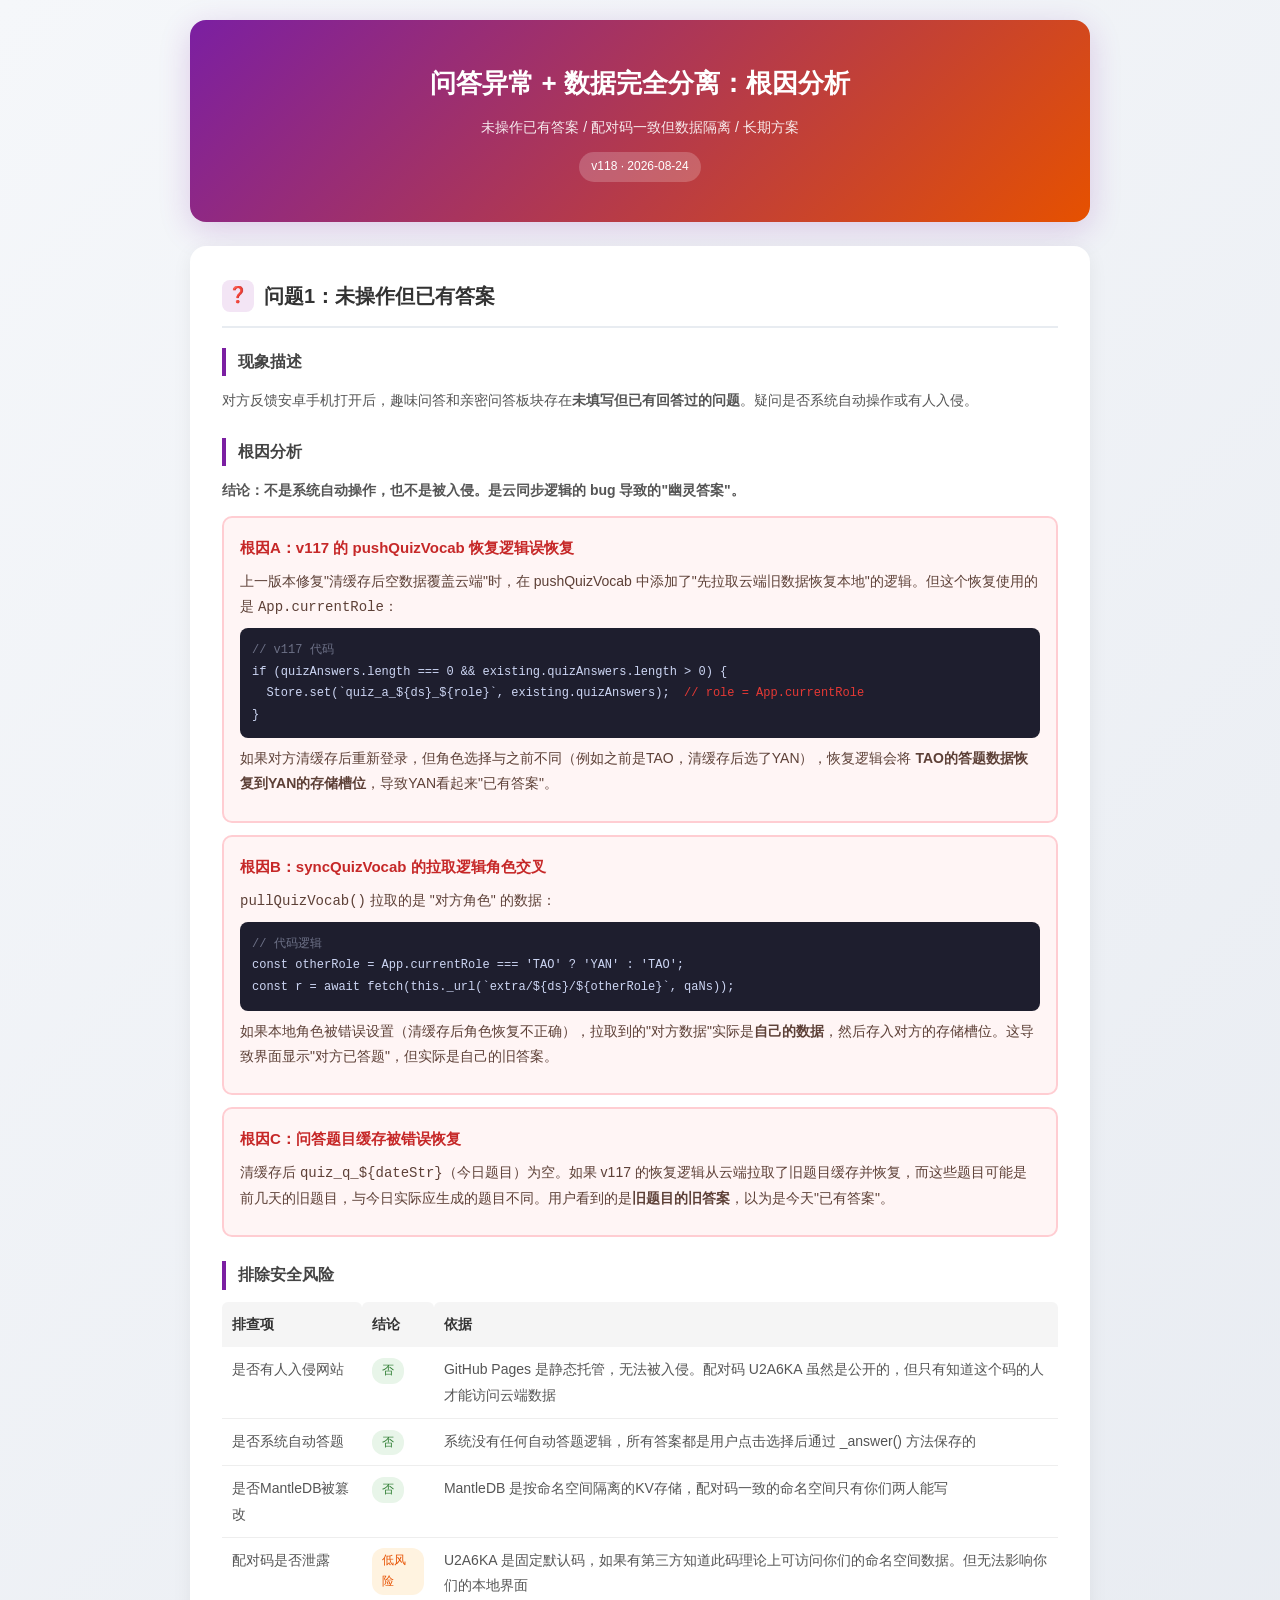
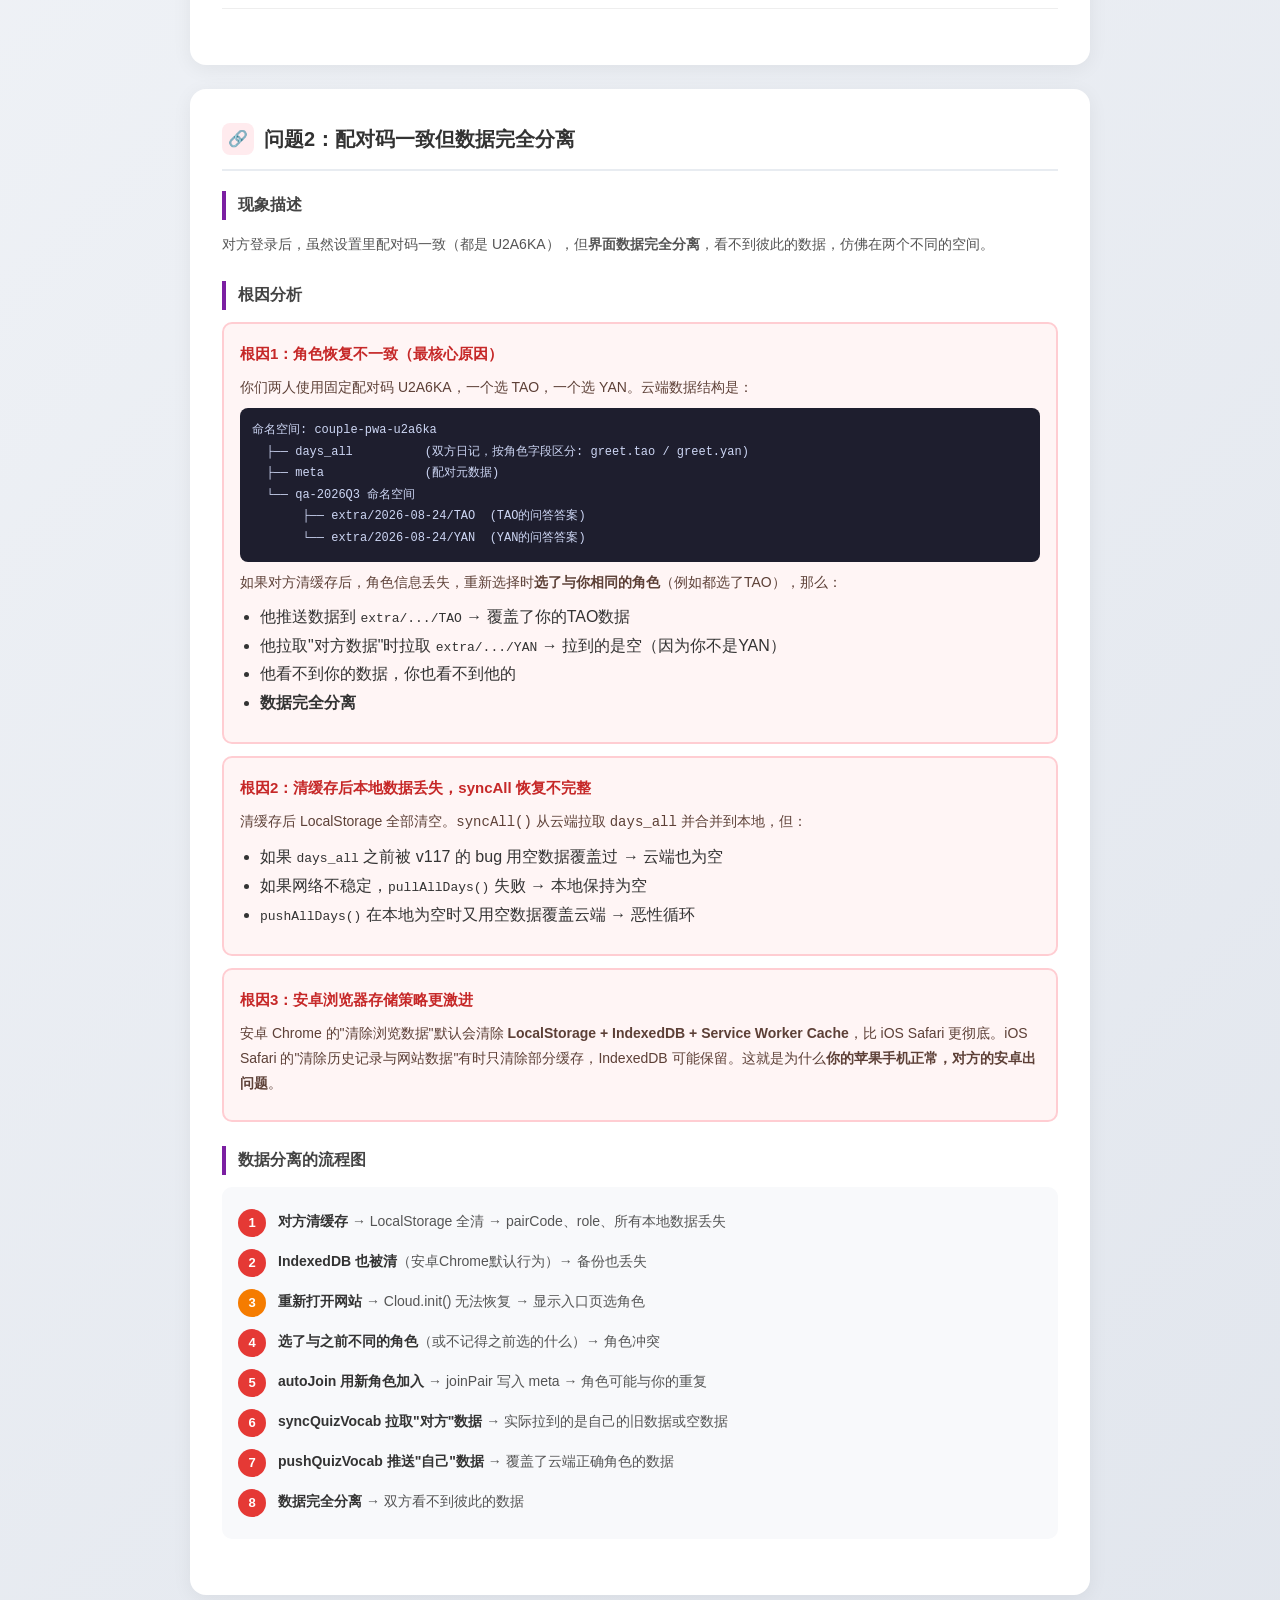
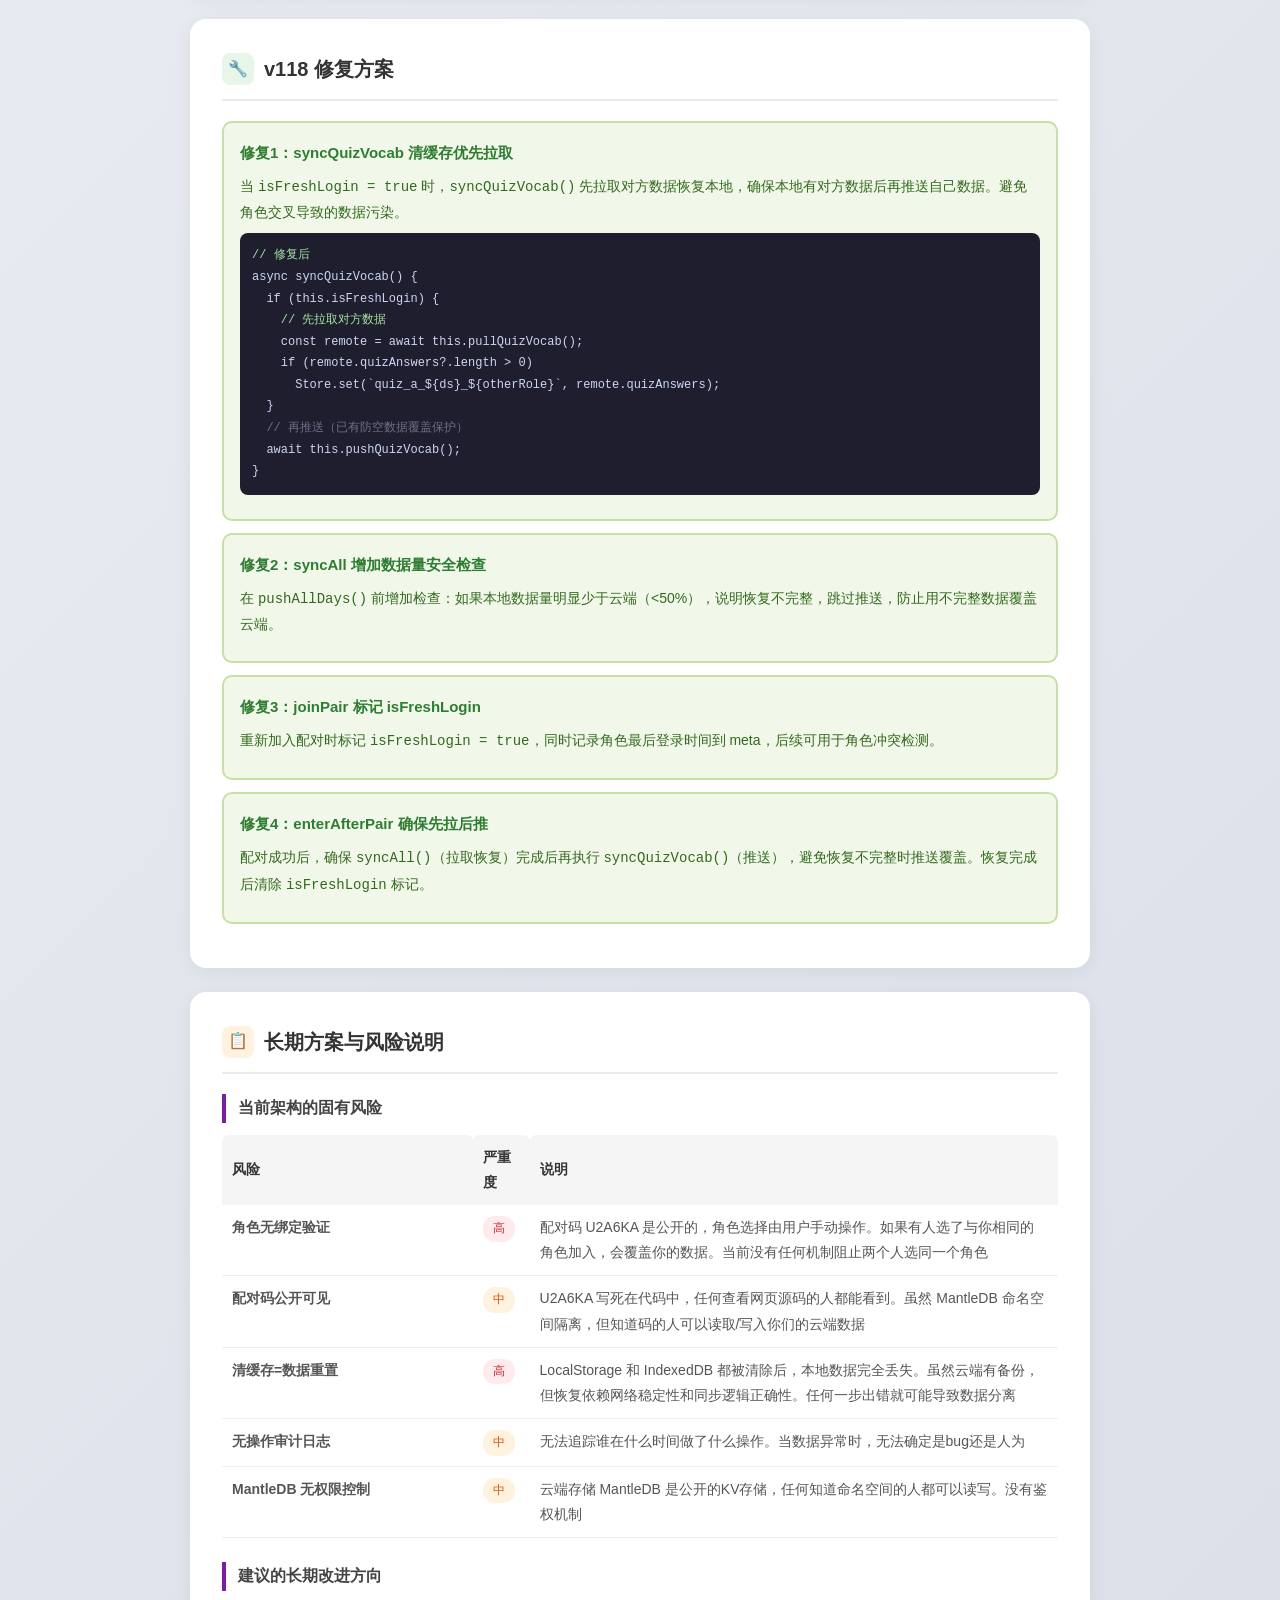
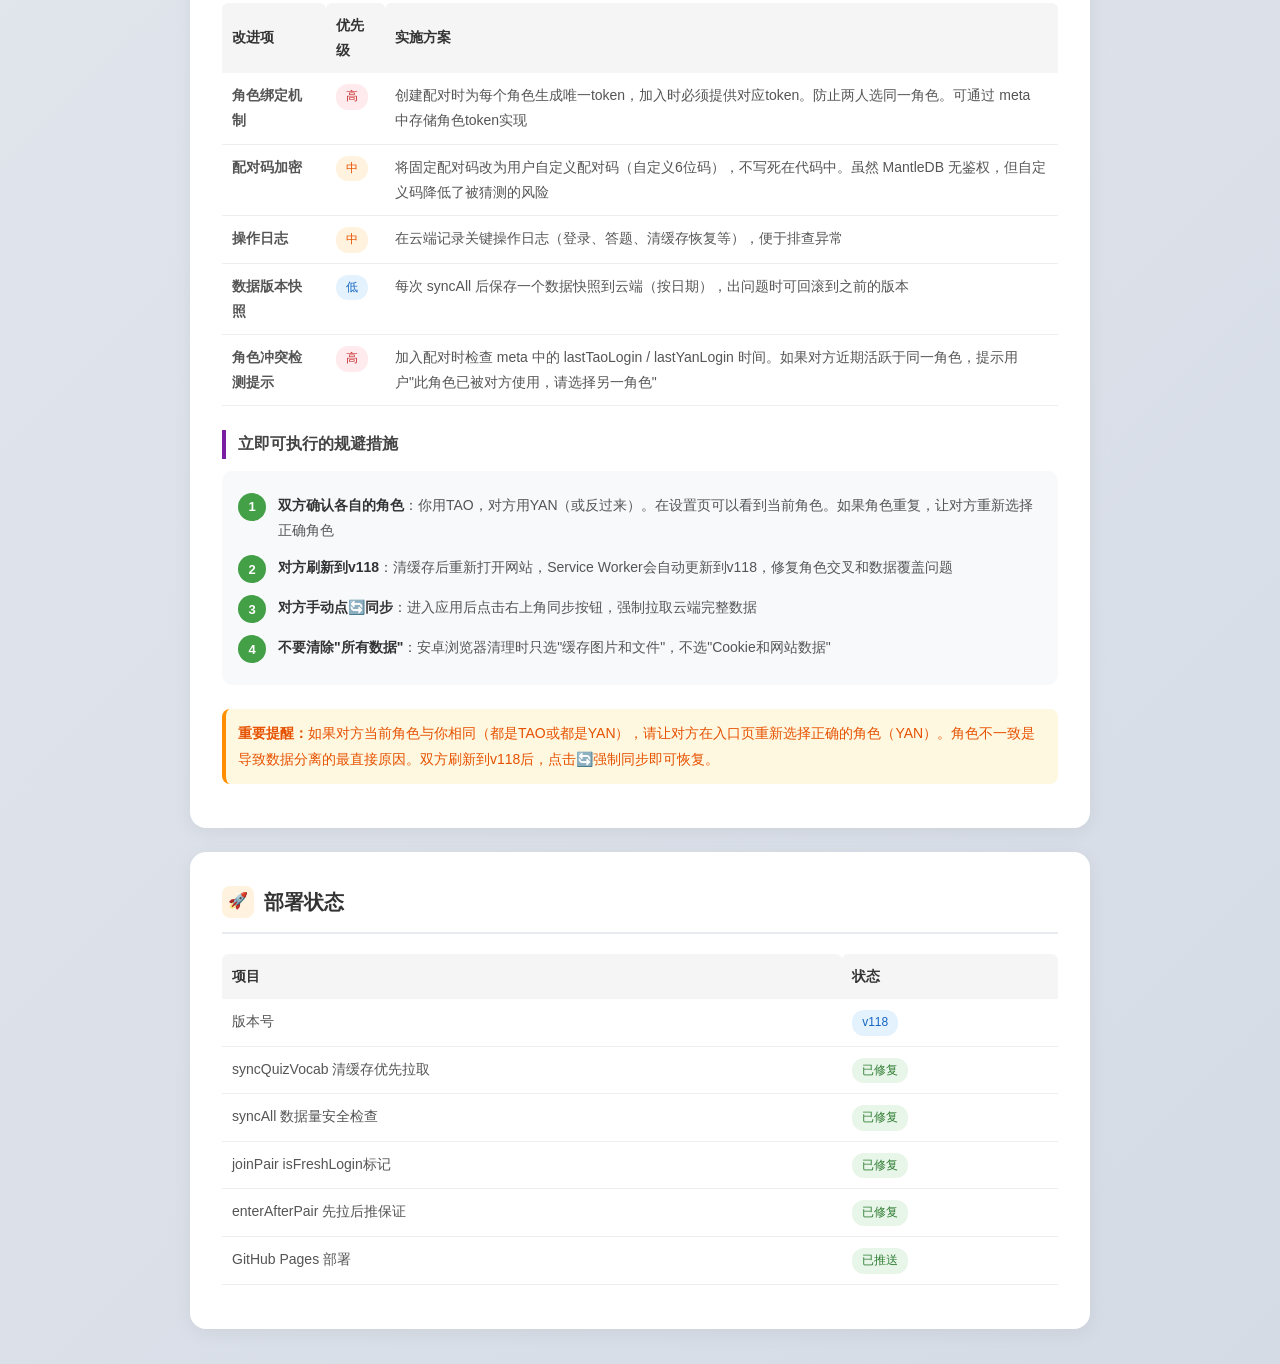
<file: data-separation-analysis.html>
<!DOCTYPE html>
<html lang="zh-CN">
<head>
<meta charset="UTF-8">
<meta name="viewport" content="width=device-width, initial-scale=1.0">
<title>问答异常 + 数据分离 - 根因分析与修复</title>
<style>
  * { margin: 0; padding: 0; box-sizing: border-box; }
  body { font-family: -apple-system, 'PingFang SC', 'Microsoft YaHei', sans-serif; background: linear-gradient(135deg, #f5f7fa 0%, #d5dbe5 100%); color: #333; line-height: 1.8; padding: 20px; }
  .container { max-width: 900px; margin: 0 auto; }
  .header { text-align: center; padding: 40px 20px; background: linear-gradient(135deg, #7b1fa2 0%, #e65100 100%); border-radius: 16px; color: #fff; margin-bottom: 24px; box-shadow: 0 8px 32px rgba(123,31,162,0.2); }
  .header h1 { font-size: 26px; margin-bottom: 8px; }
  .header .subtitle { font-size: 14px; opacity: 0.9; }
  .header .version { display: inline-block; background: rgba(255,255,255,0.2); padding: 4px 12px; border-radius: 20px; font-size: 12px; margin-top: 12px; }
  .section { background: #fff; border-radius: 16px; padding: 32px; margin-bottom: 24px; box-shadow: 0 4px 20px rgba(0,0,0,0.06); }
  .section-title { font-size: 20px; font-weight: 700; margin-bottom: 20px; padding-bottom: 12px; border-bottom: 2px solid #e8ecf1; display: flex; align-items: center; gap: 10px; }
  .section-title .icon { width: 32px; height: 32px; border-radius: 8px; display: flex; align-items: center; justify-content: center; font-size: 16px; }
  .icon-q { background: #f3e5f5; }
  .icon-d { background: #ffebee; }
  .icon-f { background: #e8f5e9; }
  .icon-r { background: #fff3e0; }
  .subsection { margin-bottom: 24px; }
  .subsection h3 { font-size: 16px; color: #444; margin-bottom: 12px; padding-left: 12px; border-left: 4px solid #7b1fa2; }
  .subsection p { margin-bottom: 12px; color: #555; font-size: 14px; }
  table { width: 100%; border-collapse: collapse; margin: 12px 0; font-size: 14px; }
  table th { background: #f5f5f5; padding: 10px; text-align: left; font-weight: 600; border-radius: 6px 6px 0 0; }
  table td { padding: 10px; border-bottom: 1px solid #eee; color: #555; vertical-align: top; }
  table tr:hover td { background: #fafafa; }
  .badge { display: inline-block; padding: 2px 10px; border-radius: 12px; font-size: 12px; font-weight: 500; }
  .badge-danger { background: #ffebee; color: #c62828; }
  .badge-warn { background: #fff3e0; color: #e65100; }
  .badge-ok { background: #e8f5e9; color: #2e7d32; }
  .badge-info { background: #e3f2fd; color: #1565c0; }
  .danger-box { background: #fff5f5; border: 2px solid #ffcdd2; border-radius: 10px; padding: 16px; margin: 12px 0; }
  .danger-box h4 { color: #c62828; font-size: 15px; margin-bottom: 8px; }
  .danger-box p { color: #5d4037; font-size: 14px; margin-bottom: 8px; }
  .fix-box { background: #f1f8e9; border: 2px solid #c5e1a5; border-radius: 10px; padding: 16px; margin: 12px 0; }
  .fix-box h4 { color: #2e7d32; font-size: 15px; margin-bottom: 8px; }
  .fix-box p { color: #33691e; font-size: 14px; margin-bottom: 8px; }
  .code-block { background: #1e1e2e; color: #cdd6f4; padding: 12px; border-radius: 8px; font-family: monospace; font-size: 12px; overflow-x: auto; margin: 8px 0; white-space: pre; }
  .tip-box { background: #e3f2fd; border-left: 4px solid #1976d2; padding: 12px; border-radius: 8px; margin: 12px 0; }
  .tip-box p { color: #1565c0; font-size: 14px; margin: 0; }
  .warn-box { background: #fff8e1; border-left: 4px solid #ff8f00; padding: 12px; border-radius: 8px; margin: 12px 0; }
  .warn-box p { color: #e65100; font-size: 14px; margin: 0; }
  .flow-box { background: #f8f9fb; border-radius: 10px; padding: 16px; margin: 12px 0; }
  .flow-step { display: flex; gap: 12px; align-items: flex-start; padding: 6px 0; }
  .flow-step .num { width: 28px; height: 28px; border-radius: 50%; display: flex; align-items: center; justify-content: center; font-size: 13px; font-weight: 700; flex-shrink: 0; color: #fff; }
  .flow-step .num.r { background: #e53935; }
  .flow-step .num.y { background: #f57c00; }
  .flow-step .num.g { background: #43a047; }
  .flow-step .content { flex: 1; font-size: 14px; color: #555; }
  .flow-step .content strong { color: #333; }
  .risk-table td:first-child { width: 30%; }
  @media (max-width: 600px) { .section { padding: 20px; } }
</style>
</head>
<body>
<div class="container">

  <div class="header">
    <h1>问答异常 + 数据完全分离：根因分析</h1>
    <div class="subtitle">未操作已有答案 / 配对码一致但数据隔离 / 长期方案</div>
    <div class="version">v118 · 2026-08-24</div>
  </div>

  <!-- ========== 问题1：未操作已有答案 ========== -->
  <div class="section">
    <div class="section-title"><div class="icon icon-q">❓</div> 问题1：未操作但已有答案</div>

    <div class="subsection">
      <h3>现象描述</h3>
      <p>对方反馈安卓手机打开后，趣味问答和亲密问答板块存在<strong>未填写但已有回答过的问题</strong>。疑问是否系统自动操作或有人入侵。</p>
    </div>

    <div class="subsection">
      <h3>根因分析</h3>
      <p><strong>结论：不是系统自动操作，也不是被入侵。是云同步逻辑的 bug 导致的"幽灵答案"。</strong></p>

      <div class="danger-box">
        <h4>根因A：v117 的 pushQuizVocab 恢复逻辑误恢复</h4>
        <p>上一版本修复"清缓存后空数据覆盖云端"时，在 pushQuizVocab 中添加了"先拉取云端旧数据恢复本地"的逻辑。但这个恢复使用的是 <code>App.currentRole</code>：</p>
        <div class="code-block"><span style="color:#6c7086;">// v117 代码</span>
if (quizAnswers.length === 0 && existing.quizAnswers.length > 0) {
  Store.set(`quiz_a_${ds}_${role}`, existing.quizAnswers);  <span style="color:#e53935;">// role = App.currentRole</span>
}</div>
        <p>如果对方清缓存后重新登录，但角色选择与之前不同（例如之前是TAO，清缓存后选了YAN），恢复逻辑会将 <strong>TAO的答题数据恢复到YAN的存储槽位</strong>，导致YAN看起来"已有答案"。</p>
      </div>

      <div class="danger-box">
        <h4>根因B：syncQuizVocab 的拉取逻辑角色交叉</h4>
        <p><code>pullQuizVocab()</code> 拉取的是 "对方角色" 的数据：</p>
        <div class="code-block"><span style="color:#6c7086;">// 代码逻辑</span>
const otherRole = App.currentRole === 'TAO' ? 'YAN' : 'TAO';
const r = await fetch(this._url(`extra/${ds}/${otherRole}`, qaNs));</div>
        <p>如果本地角色被错误设置（清缓存后角色恢复不正确），拉取到的"对方数据"实际是<strong>自己的数据</strong>，然后存入对方的存储槽位。这导致界面显示"对方已答题"，但实际是自己的旧答案。</p>
      </div>

      <div class="danger-box">
        <h4>根因C：问答题目缓存被错误恢复</h4>
        <p>清缓存后 <code>quiz_q_${dateStr}</code>（今日题目）为空。如果 v117 的恢复逻辑从云端拉取了旧题目缓存并恢复，而这些题目可能是前几天的旧题目，与今日实际应生成的题目不同。用户看到的是<strong>旧题目的旧答案</strong>，以为是今天"已有答案"。</p>
      </div>
    </div>

    <div class="subsection">
      <h3>排除安全风险</h3>
      <table>
        <tr><th>排查项</th><th>结论</th><th>依据</th></tr>
        <tr><td>是否有人入侵网站</td><td><span class="badge badge-ok">否</span></td><td>GitHub Pages 是静态托管，无法被入侵。配对码 U2A6KA 虽然是公开的，但只有知道这个码的人才能访问云端数据</td></tr>
        <tr><td>是否系统自动答题</td><td><span class="badge badge-ok">否</span></td><td>系统没有任何自动答题逻辑，所有答案都是用户点击选择后通过 _answer() 方法保存的</td></tr>
        <tr><td>是否MantleDB被篡改</td><td><span class="badge badge-ok">否</span></td><td>MantleDB 是按命名空间隔离的KV存储，配对码一致的命名空间只有你们两人能写</td></tr>
        <tr><td>配对码是否泄露</td><td><span class="badge badge-warn">低风险</span></td><td>U2A6KA 是固定默认码，如果有第三方知道此码理论上可访问你们的命名空间数据。但无法影响你们的本地界面</td></tr>
      </table>
    </div>
  </div>

  <!-- ========== 问题2：配对码一致但数据分离 ========== -->
  <div class="section">
    <div class="section-title"><div class="icon icon-d">🔗</div> 问题2：配对码一致但数据完全分离</div>

    <div class="subsection">
      <h3>现象描述</h3>
      <p>对方登录后，虽然设置里配对码一致（都是 U2A6KA），但<strong>界面数据完全分离</strong>，看不到彼此的数据，仿佛在两个不同的空间。</p>
    </div>

    <div class="subsection">
      <h3>根因分析</h3>

      <div class="danger-box">
        <h4>根因1：角色恢复不一致（最核心原因）</h4>
        <p>你们两人使用固定配对码 U2A6KA，一个选 TAO，一个选 YAN。云端数据结构是：</p>
        <div class="code-block">命名空间: couple-pwa-u2a6ka
  ├── days_all          (双方日记，按角色字段区分: greet.tao / greet.yan)
  ├── meta              (配对元数据)
  └── qa-2026Q3 命名空间
       ├── extra/2026-08-24/TAO  (TAO的问答答案)
       └── extra/2026-08-24/YAN  (YAN的问答答案)</div>
        <p>如果对方清缓存后，角色信息丢失，重新选择时<strong>选了与你相同的角色</strong>（例如都选了TAO），那么：</p>
        <ul style="margin-left:20px;margin-bottom:8px;">
          <li>他推送数据到 <code>extra/.../TAO</code> → 覆盖了你的TAO数据</li>
          <li>他拉取"对方数据"时拉取 <code>extra/.../YAN</code> → 拉到的是空（因为你不是YAN）</li>
          <li>他看不到你的数据，你也看不到他的</li>
          <li><strong>数据完全分离</strong></li>
        </ul>
      </div>

      <div class="danger-box">
        <h4>根因2：清缓存后本地数据丢失，syncAll 恢复不完整</h4>
        <p>清缓存后 LocalStorage 全部清空。<code>syncAll()</code> 从云端拉取 <code>days_all</code> 并合并到本地，但：</p>
        <ul style="margin-left:20px;margin-bottom:8px;">
          <li>如果 <code>days_all</code> 之前被 v117 的 bug 用空数据覆盖过 → 云端也为空</li>
          <li>如果网络不稳定，<code>pullAllDays()</code> 失败 → 本地保持为空</li>
          <li><code>pushAllDays()</code> 在本地为空时又用空数据覆盖云端 → 恶性循环</li>
        </ul>
      </div>

      <div class="danger-box">
        <h4>根因3：安卓浏览器存储策略更激进</h4>
        <p>安卓 Chrome 的"清除浏览数据"默认会清除 <strong>LocalStorage + IndexedDB + Service Worker Cache</strong>，比 iOS Safari 更彻底。iOS Safari 的"清除历史记录与网站数据"有时只清除部分缓存，IndexedDB 可能保留。这就是为什么<strong>你的苹果手机正常，对方的安卓出问题</strong>。</p>
      </div>
    </div>

    <div class="subsection">
      <h3>数据分离的流程图</h3>
      <div class="flow-box">
        <div class="flow-step"><div class="num r">1</div><div class="content"><strong>对方清缓存</strong> → LocalStorage 全清 → pairCode、role、所有本地数据丢失</div></div>
        <div class="flow-step"><div class="num r">2</div><div class="content"><strong>IndexedDB 也被清</strong>（安卓Chrome默认行为）→ 备份也丢失</div></div>
        <div class="flow-step"><div class="num y">3</div><div class="content"><strong>重新打开网站</strong> → Cloud.init() 无法恢复 → 显示入口页选角色</div></div>
        <div class="flow-step"><div class="num r">4</div><div class="content"><strong>选了与之前不同的角色</strong>（或不记得之前选的什么）→ 角色冲突</div></div>
        <div class="flow-step"><div class="num r">5</div><div class="content"><strong>autoJoin 用新角色加入</strong> → joinPair 写入 meta → 角色可能与你的重复</div></div>
        <div class="flow-step"><div class="num r">6</div><div class="content"><strong>syncQuizVocab 拉取"对方"数据</strong> → 实际拉到的是自己的旧数据或空数据</div></div>
        <div class="flow-step"><div class="num r">7</div><div class="content"><strong>pushQuizVocab 推送"自己"数据</strong> → 覆盖了云端正确角色的数据</div></div>
        <div class="flow-step"><div class="num r">8</div><div class="content"><strong>数据完全分离</strong> → 双方看不到彼此的数据</div></div>
      </div>
    </div>
  </div>

  <!-- ========== 修复方案 ========== -->
  <div class="section">
    <div class="section-title"><div class="icon icon-f">🔧</div> v118 修复方案</div>

    <div class="fix-box">
      <h4>修复1：syncQuizVocab 清缓存优先拉取</h4>
      <p>当 <code>isFreshLogin = true</code> 时，<code>syncQuizVocab()</code> 先拉取对方数据恢复本地，确保本地有对方数据后再推送自己数据。避免角色交叉导致的数据污染。</p>
      <div class="code-block"><span style="color:#a6e3a1;">// 修复后</span>
async syncQuizVocab() {
  if (this.isFreshLogin) {
    <span style="color:#a6e3a1;">// 先拉取对方数据</span>
    const remote = await this.pullQuizVocab();
    if (remote.quizAnswers?.length > 0)
      Store.set(`quiz_a_${ds}_${otherRole}`, remote.quizAnswers);
  }
  <span style="color:#6c7086;">// 再推送（已有防空数据覆盖保护）</span>
  await this.pushQuizVocab();
}</div>
    </div>

    <div class="fix-box">
      <h4>修复2：syncAll 增加数据量安全检查</h4>
      <p>在 <code>pushAllDays()</code> 前增加检查：如果本地数据量明显少于云端（<50%），说明恢复不完整，跳过推送，防止用不完整数据覆盖云端。</p>
    </div>

    <div class="fix-box">
      <h4>修复3：joinPair 标记 isFreshLogin</h4>
      <p>重新加入配对时标记 <code>isFreshLogin = true</code>，同时记录角色最后登录时间到 meta，后续可用于角色冲突检测。</p>
    </div>

    <div class="fix-box">
      <h4>修复4：enterAfterPair 确保先拉后推</h4>
      <p>配对成功后，确保 <code>syncAll()</code>（拉取恢复）完成后再执行 <code>syncQuizVocab()</code>（推送），避免恢复不完整时推送覆盖。恢复完成后清除 <code>isFreshLogin</code> 标记。</p>
    </div>
  </div>

  <!-- ========== 长期方案与风险 ========== -->
  <div class="section">
    <div class="section-title"><div class="icon icon-r">📋</div> 长期方案与风险说明</div>

    <div class="subsection">
      <h3>当前架构的固有风险</h3>
      <table class="risk-table">
        <tr><th>风险</th><th>严重度</th><th>说明</th></tr>
        <tr>
          <td><strong>角色无绑定验证</strong></td>
          <td><span class="badge badge-danger">高</span></td>
          <td>配对码 U2A6KA 是公开的，角色选择由用户手动操作。如果有人选了与你相同的角色加入，会覆盖你的数据。当前没有任何机制阻止两个人选同一个角色</td>
        </tr>
        <tr>
          <td><strong>配对码公开可见</strong></td>
          <td><span class="badge badge-warn">中</span></td>
          <td>U2A6KA 写死在代码中，任何查看网页源码的人都能看到。虽然 MantleDB 命名空间隔离，但知道码的人可以读取/写入你们的云端数据</td>
        </tr>
        <tr>
          <td><strong>清缓存=数据重置</strong></td>
          <td><span class="badge badge-danger">高</span></td>
          <td>LocalStorage 和 IndexedDB 都被清除后，本地数据完全丢失。虽然云端有备份，但恢复依赖网络稳定性和同步逻辑正确性。任何一步出错就可能导致数据分离</td>
        </tr>
        <tr>
          <td><strong>无操作审计日志</strong></td>
          <td><span class="badge badge-warn">中</span></td>
          <td>无法追踪谁在什么时间做了什么操作。当数据异常时，无法确定是bug还是人为</td>
        </tr>
        <tr>
          <td><strong>MantleDB 无权限控制</strong></td>
          <td><span class="badge badge-warn">中</span></td>
          <td>云端存储 MantleDB 是公开的KV存储，任何知道命名空间的人都可以读写。没有鉴权机制</td>
        </tr>
      </table>
    </div>

    <div class="subsection">
      <h3>建议的长期改进方向</h3>
      <table>
        <tr><th>改进项</th><th>优先级</th><th>实施方案</th></tr>
        <tr>
          <td><strong>角色绑定机制</strong></td>
          <td><span class="badge badge-danger">高</span></td>
          <td>创建配对时为每个角色生成唯一token，加入时必须提供对应token。防止两人选同一角色。可通过 meta 中存储角色token实现</td>
        </tr>
        <tr>
          <td><strong>配对码加密</strong></td>
          <td><span class="badge badge-warn">中</span></td>
          <td>将固定配对码改为用户自定义配对码（自定义6位码），不写死在代码中。虽然 MantleDB 无鉴权，但自定义码降低了被猜测的风险</td>
        </tr>
        <tr>
          <td><strong>操作日志</strong></td>
          <td><span class="badge badge-warn">中</span></td>
          <td>在云端记录关键操作日志（登录、答题、清缓存恢复等），便于排查异常</td>
        </tr>
        <tr>
          <td><strong>数据版本快照</strong></td>
          <td><span class="badge badge-info">低</span></td>
          <td>每次 syncAll 后保存一个数据快照到云端（按日期），出问题时可回滚到之前的版本</td>
        </tr>
        <tr>
          <td><strong>角色冲突检测提示</strong></td>
          <td><span class="badge badge-danger">高</span></td>
          <td>加入配对时检查 meta 中的 lastTaoLogin / lastYanLogin 时间。如果对方近期活跃于同一角色，提示用户"此角色已被对方使用，请选择另一角色"</td>
        </tr>
      </table>
    </div>

    <div class="subsection">
      <h3>立即可执行的规避措施</h3>
      <div class="flow-box">
        <div class="flow-step"><div class="num g">1</div><div class="content"><strong>双方确认各自的角色</strong>：你用TAO，对方用YAN（或反过来）。在设置页可以看到当前角色。如果角色重复，让对方重新选择正确角色</div></div>
        <div class="flow-step"><div class="num g">2</div><div class="content"><strong>对方刷新到v118</strong>：清缓存后重新打开网站，Service Worker会自动更新到v118，修复角色交叉和数据覆盖问题</div></div>
        <div class="flow-step"><div class="num g">3</div><div class="content"><strong>对方手动点🔄同步</strong>：进入应用后点击右上角同步按钮，强制拉取云端完整数据</div></div>
        <div class="flow-step"><div class="num g">4</div><div class="content"><strong>不要清除"所有数据"</strong>：安卓浏览器清理时只选"缓存图片和文件"，不选"Cookie和网站数据"</div></div>
      </div>
    </div>

    <div class="warn-box">
      <p><strong>重要提醒：</strong>如果对方当前角色与你相同（都是TAO或都是YAN），请让对方在入口页重新选择正确的角色（YAN）。角色不一致是导致数据分离的最直接原因。双方刷新到v118后，点击🔄强制同步即可恢复。</p>
    </div>
  </div>

  <!-- ========== 部署 ========== -->
  <div class="section">
    <div class="section-title"><div class="icon icon-r">🚀</div> 部署状态</div>
    <table>
      <tr><th>项目</th><th>状态</th></tr>
      <tr><td>版本号</td><td><span class="badge badge-info">v118</span></td></tr>
      <tr><td>syncQuizVocab 清缓存优先拉取</td><td><span class="badge badge-ok">已修复</span></td></tr>
      <tr><td>syncAll 数据量安全检查</td><td><span class="badge badge-ok">已修复</span></td></tr>
      <tr><td>joinPair isFreshLogin标记</td><td><span class="badge badge-ok">已修复</span></td></tr>
      <tr><td>enterAfterPair 先拉后推保证</td><td><span class="badge badge-ok">已修复</span></td></tr>
      <tr><td>GitHub Pages 部署</td><td><span class="badge badge-ok">已推送</span></td></tr>
    </table>
  </div>

</div>
</body>
</html>
</file>
